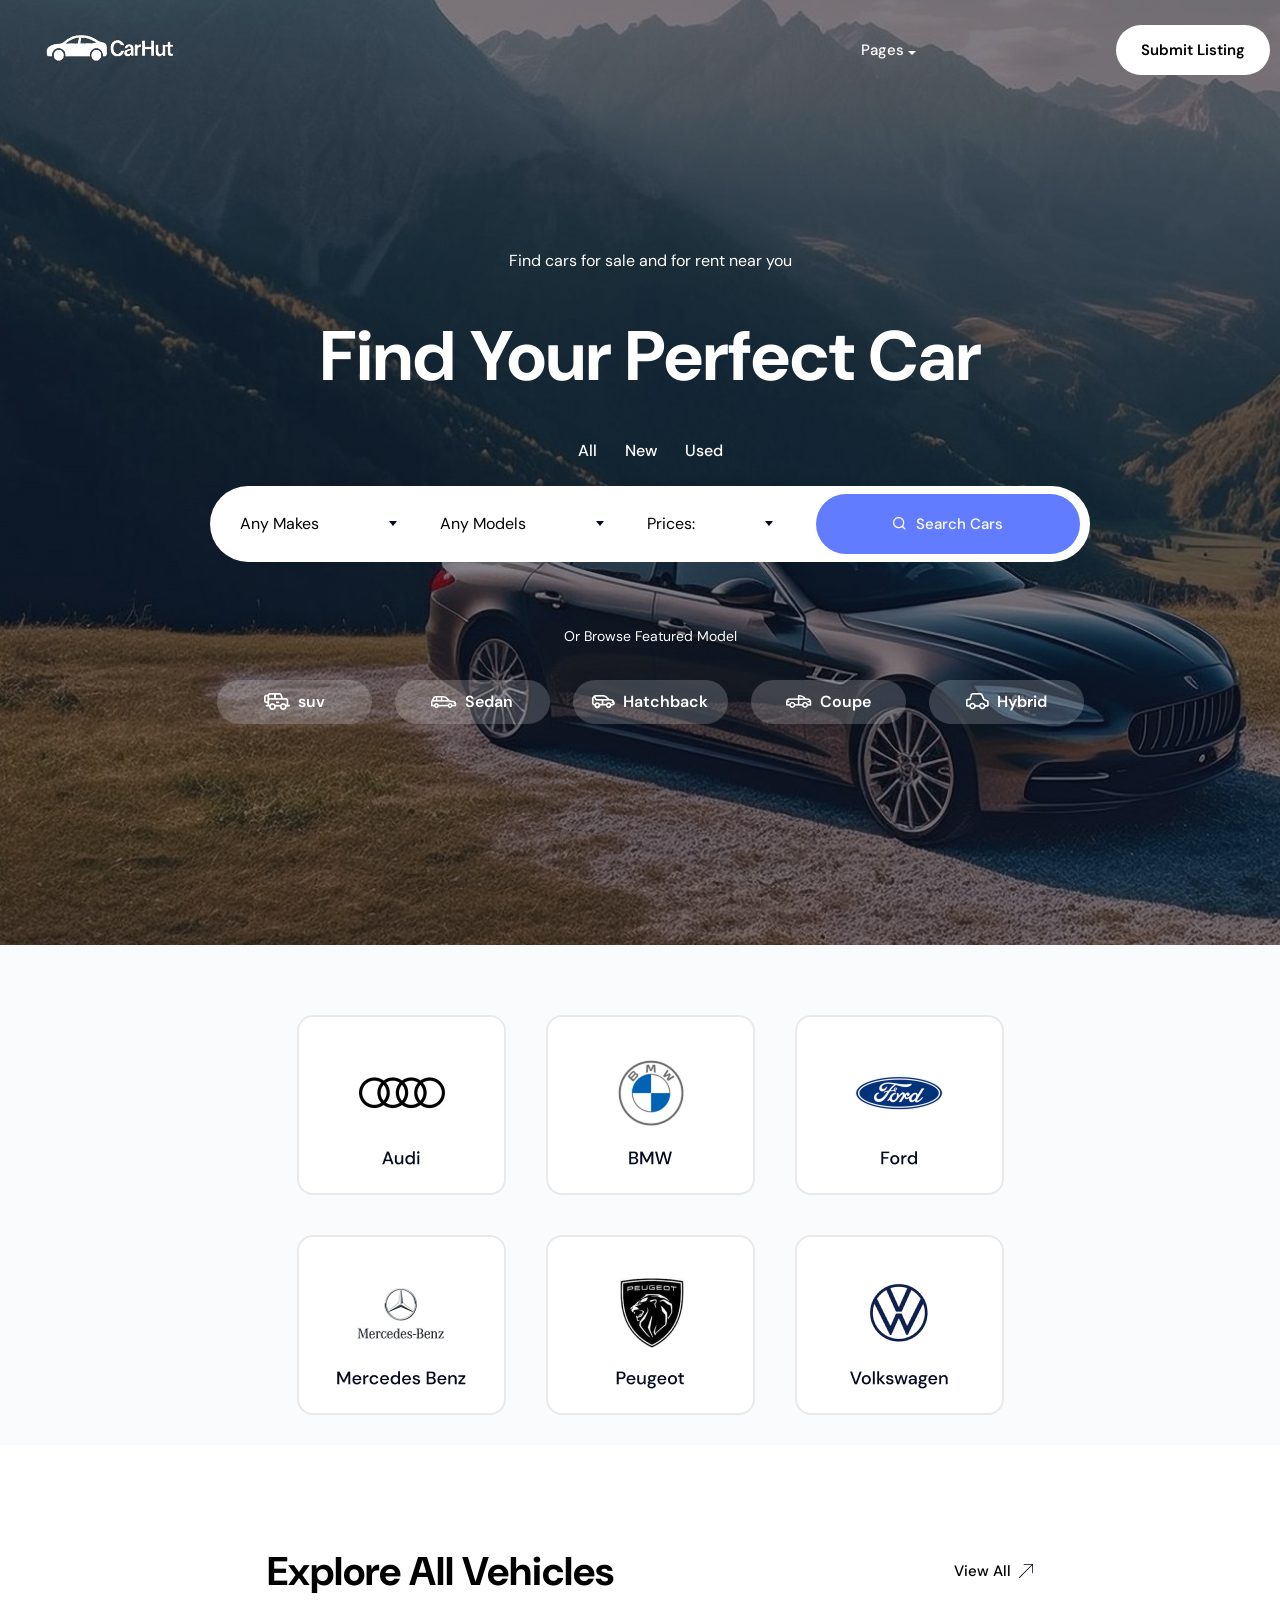
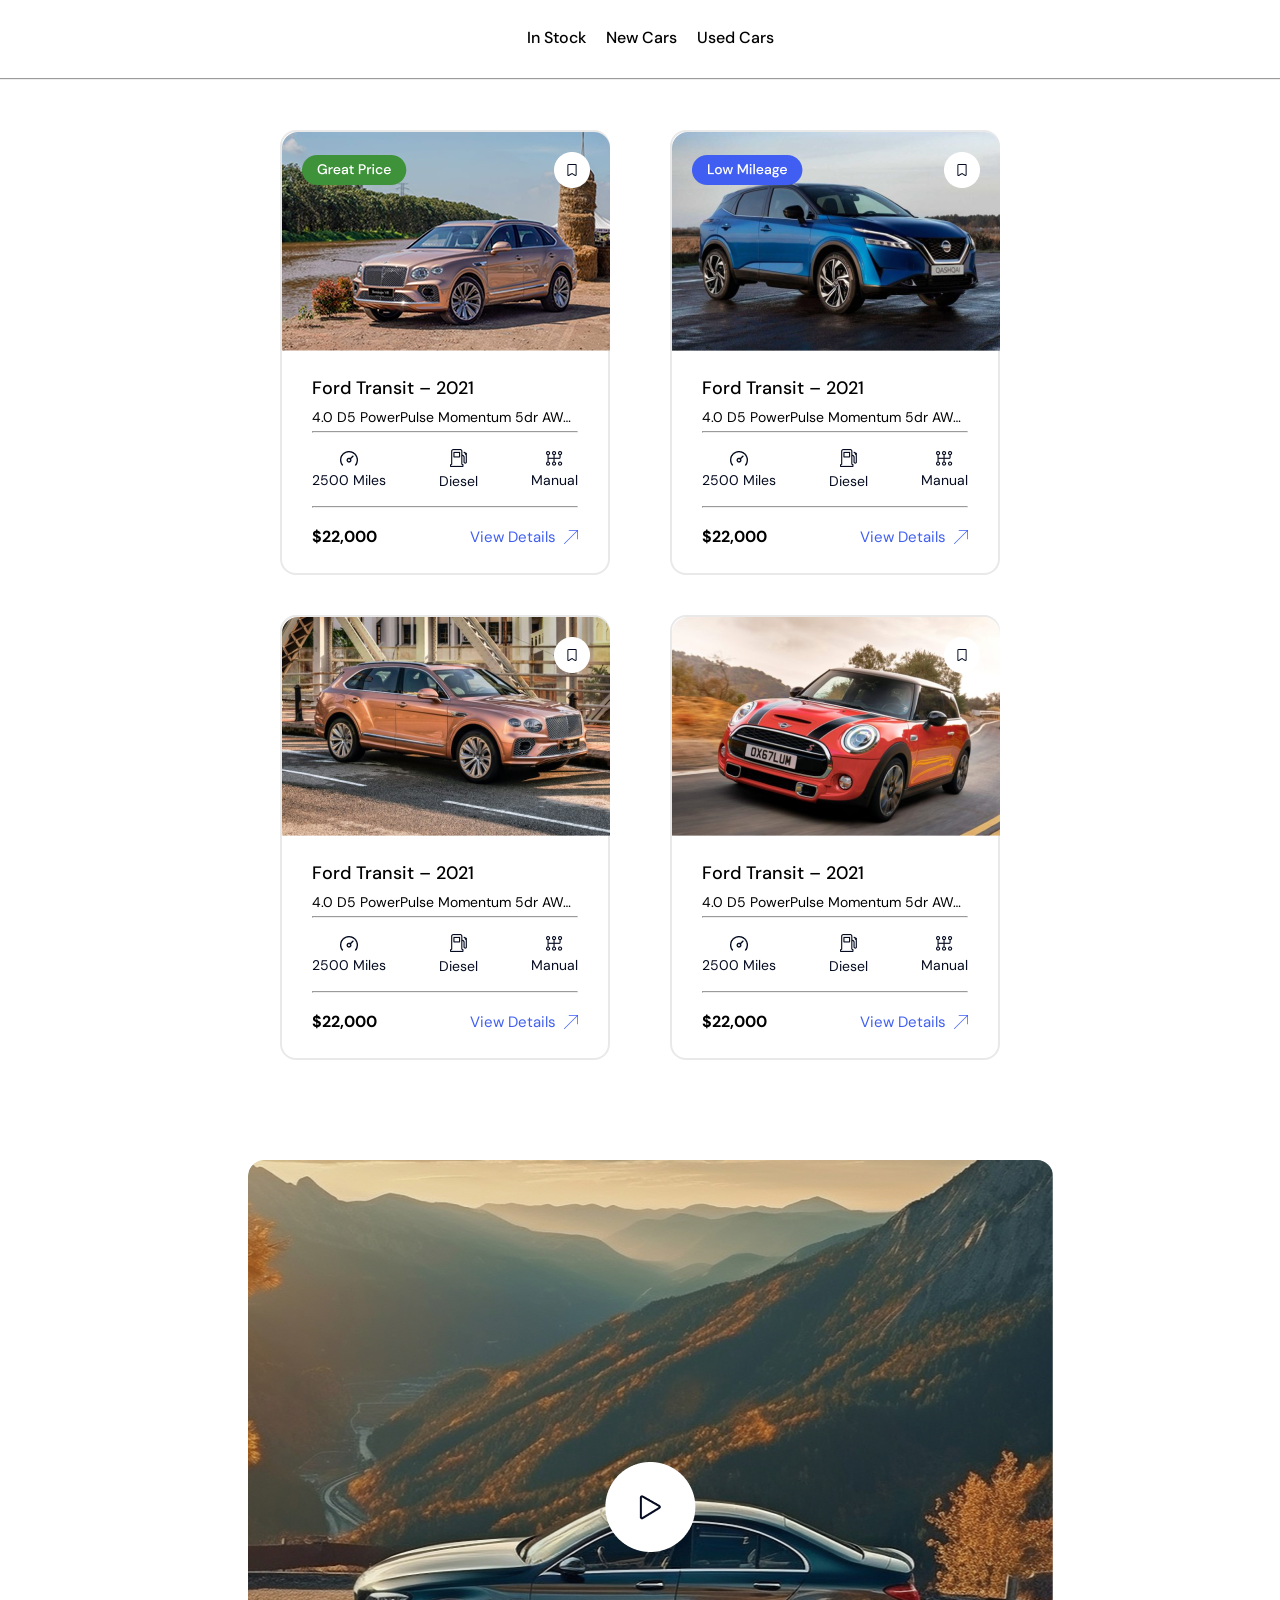
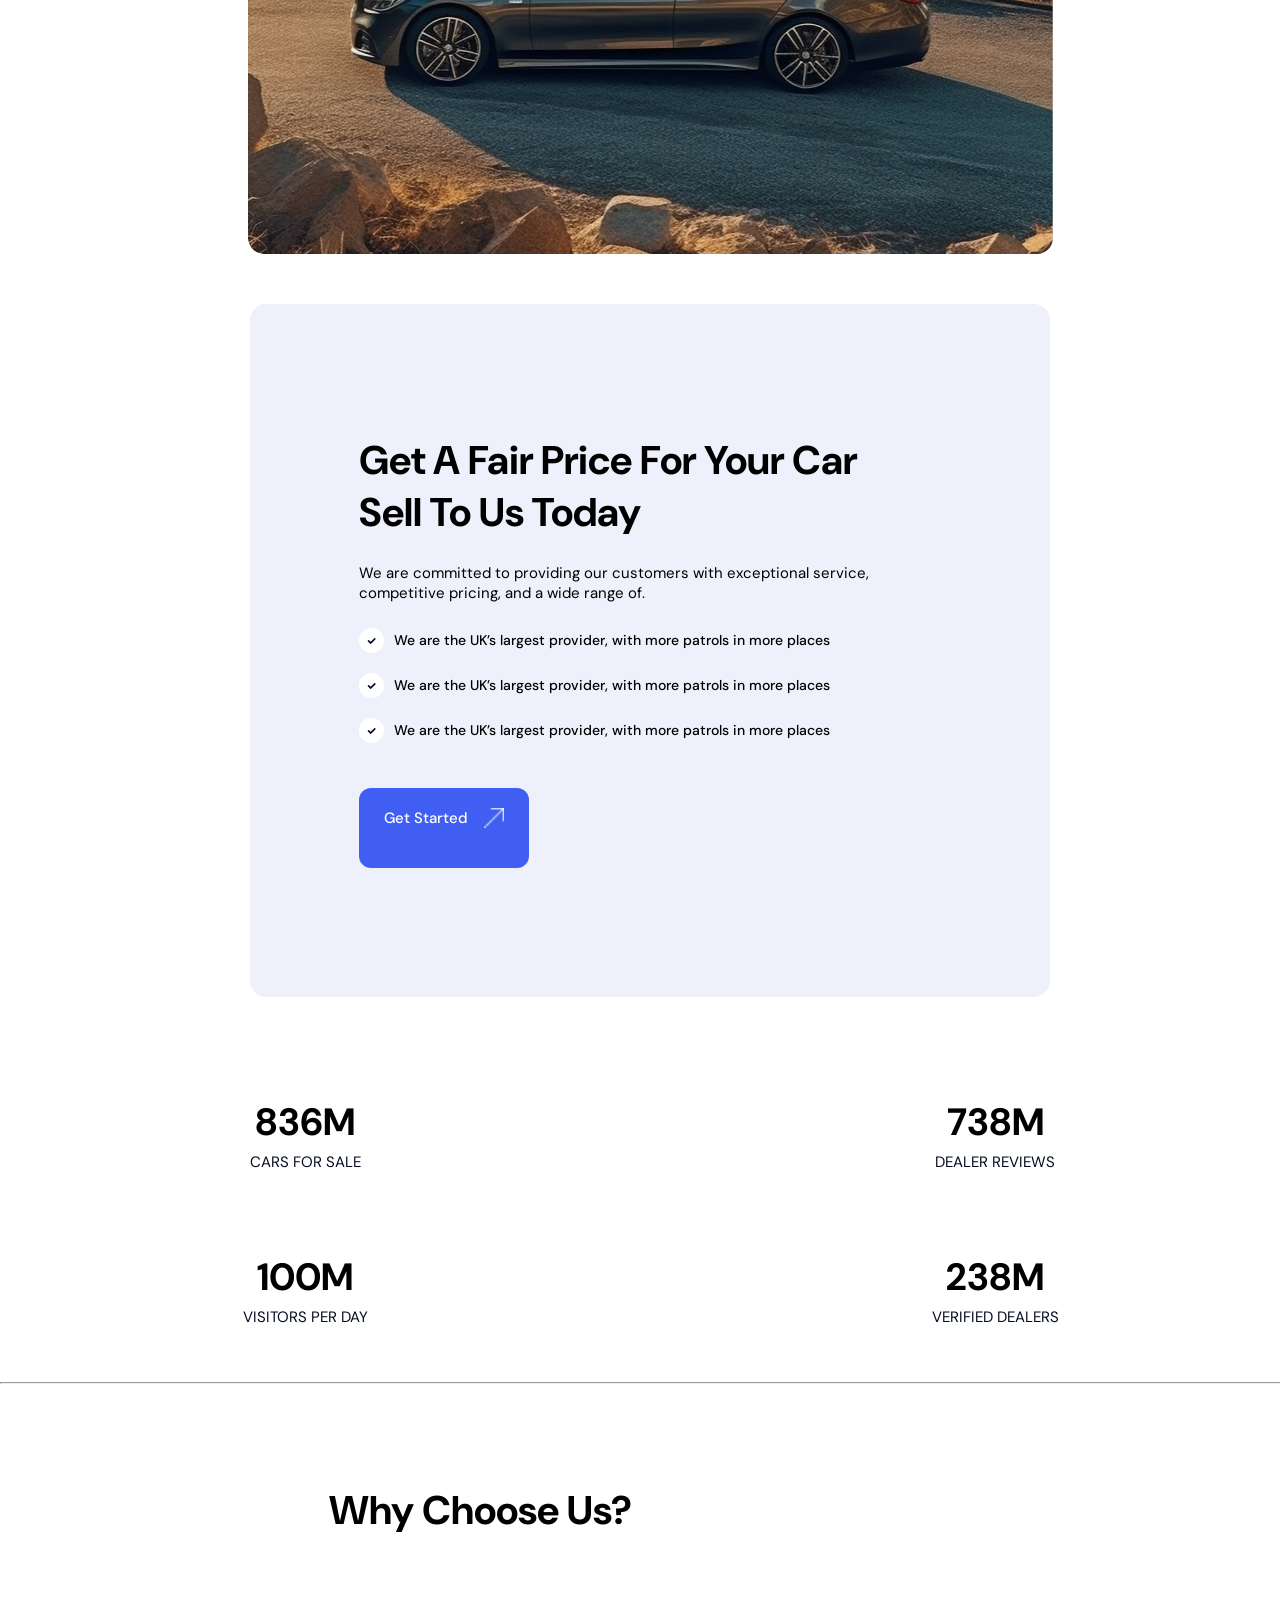
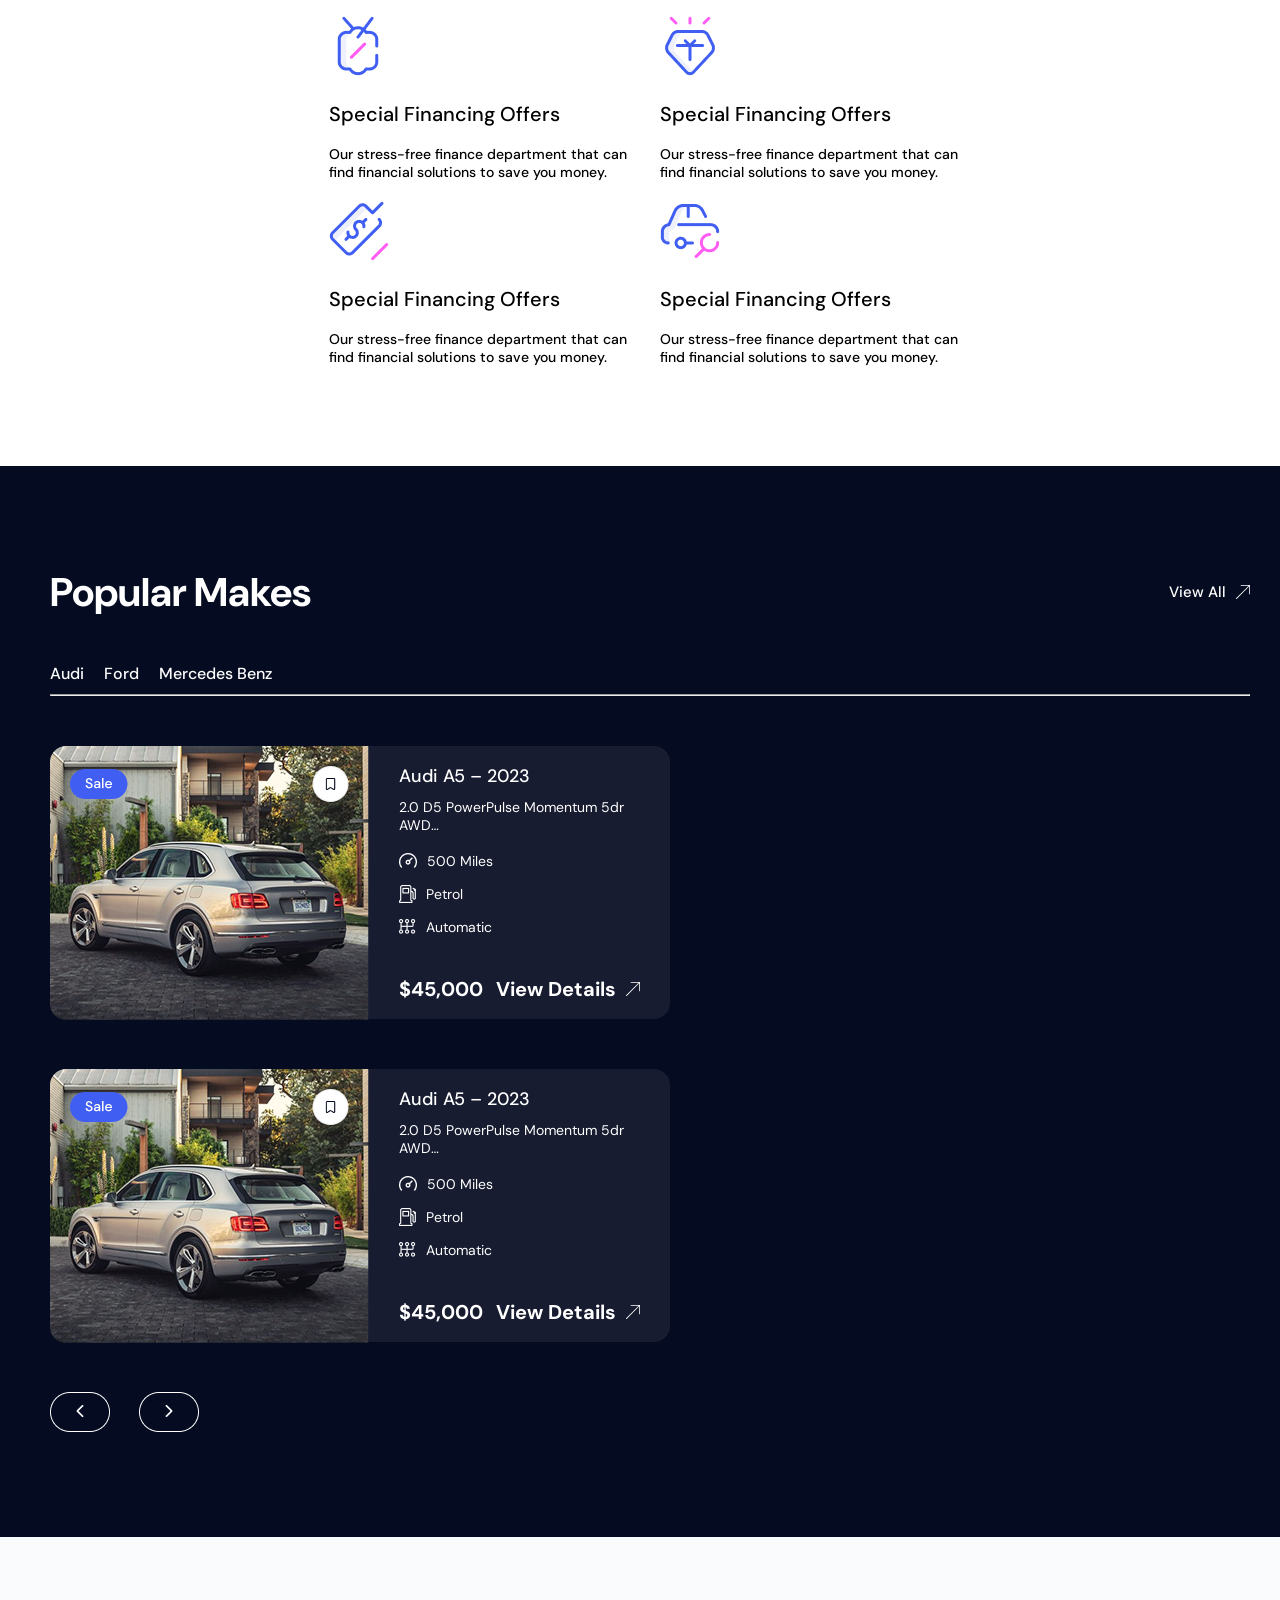
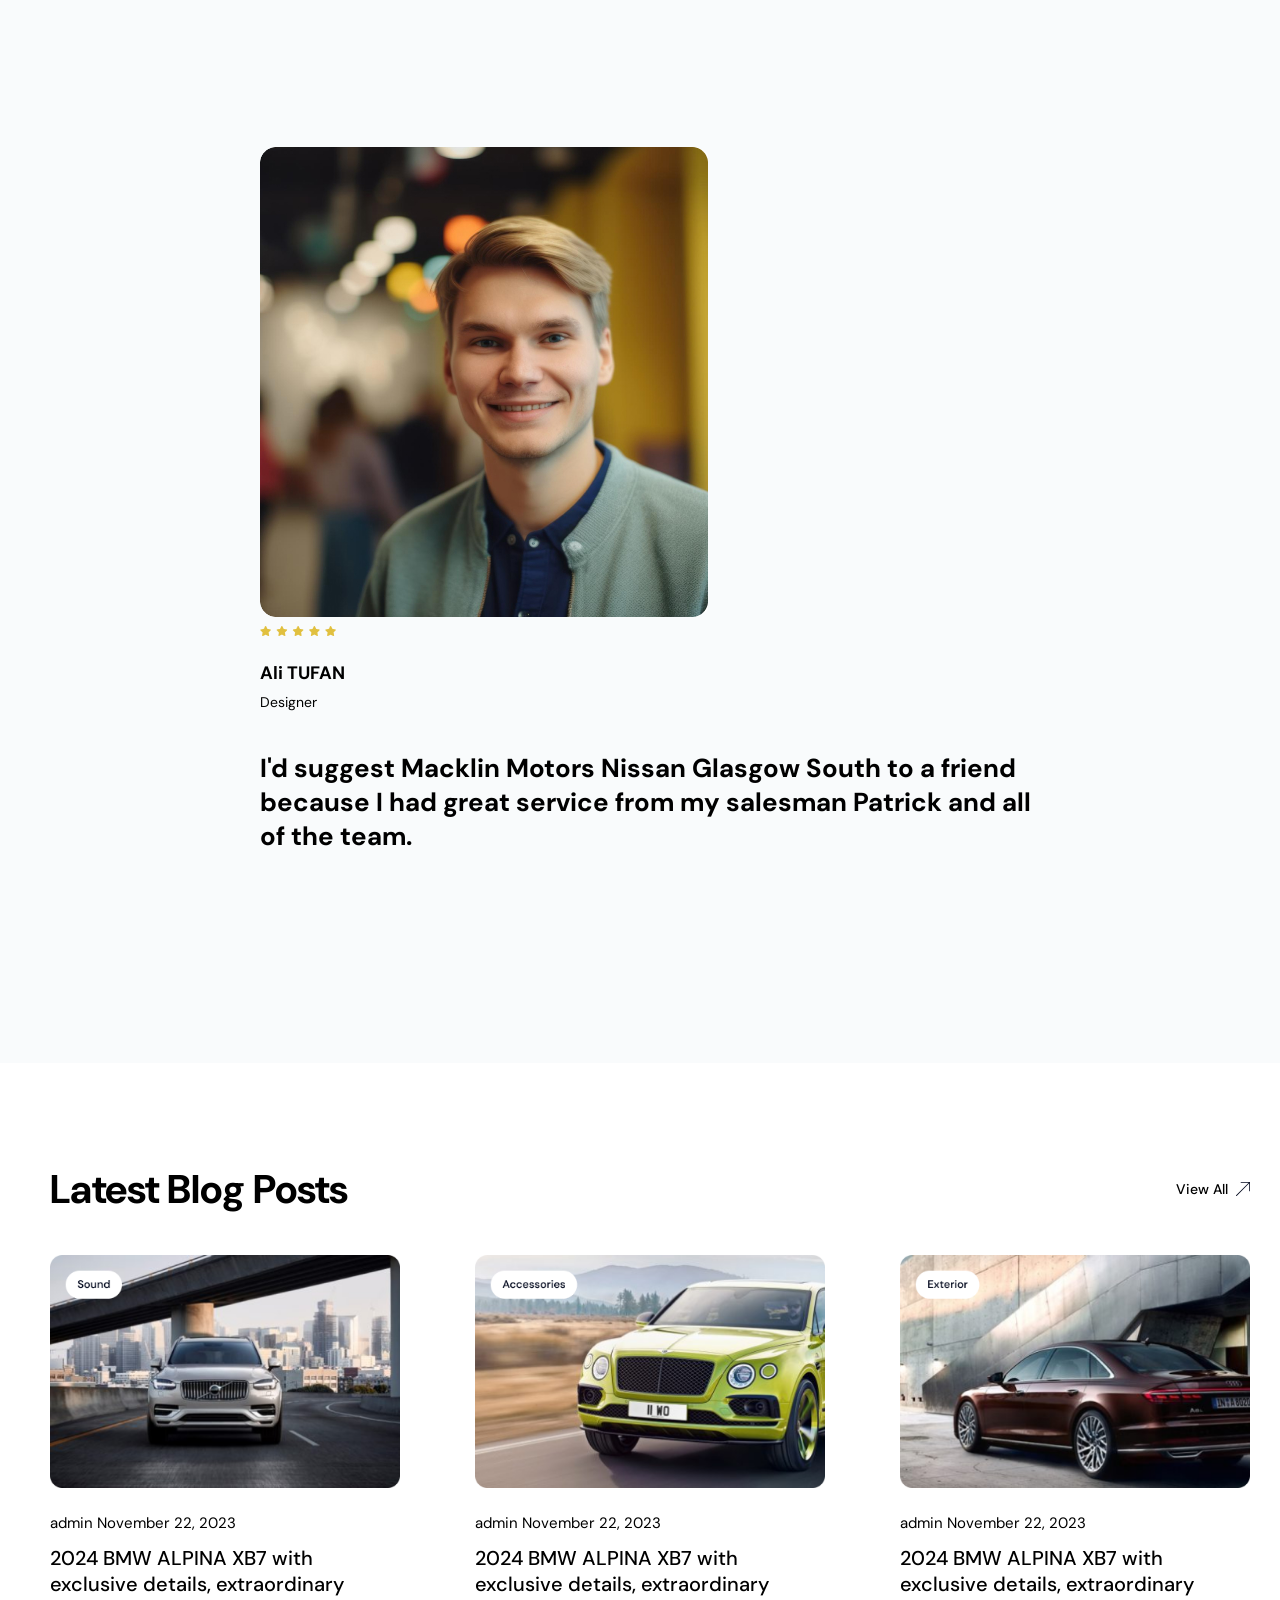
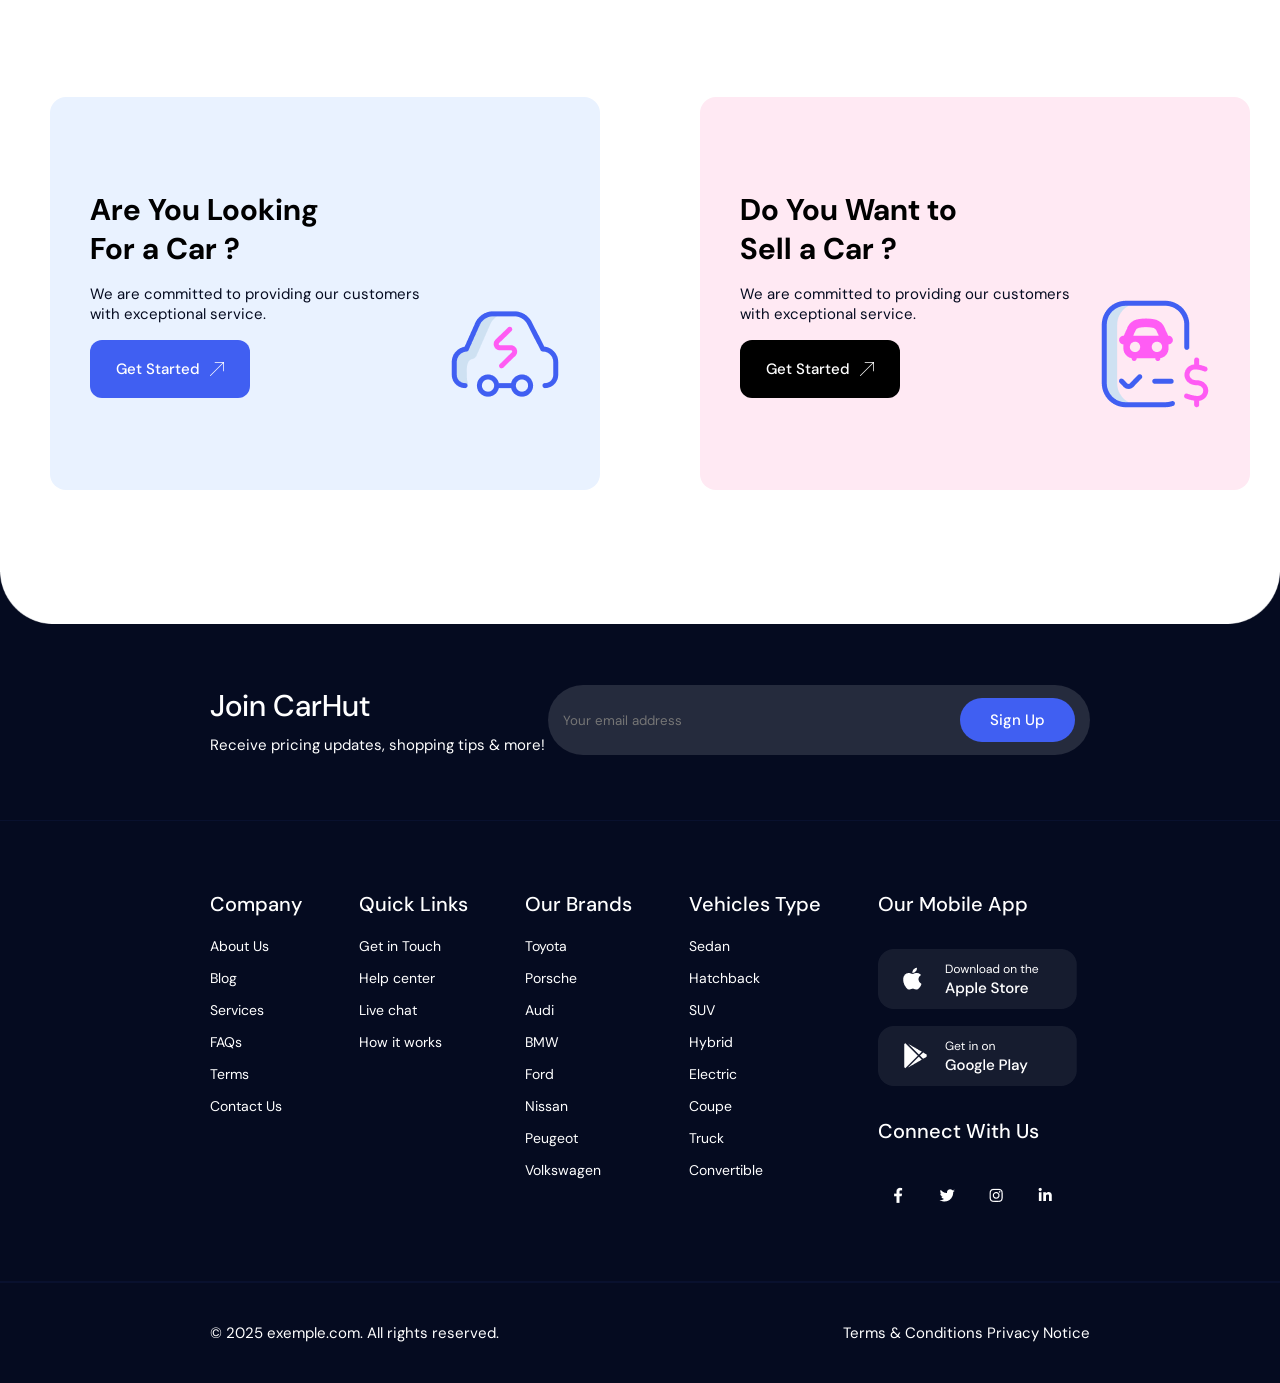
<file: index.html>
<!DOCTYPE html>
<html lang="en">
<head>
    <meta charset="UTF-8">
    <meta name="viewport" content="width=device-width, initial-scale=1.0">
    <title>Document</title>
    <link rel="stylesheet" href="style.css">
</head>
<body>
    <div class="container">
        <!-- header -->
        <div class="imgs container">
        <header class="header">
            <a href="index.html"><img src="icon/logo.png" alt="logo"></a>

            <nav>
                <ul class="header__nav">
                    <!-- 1 -->
                    <li>
                        <a class="header__nav--link" href="index.html">Home <img src="icon/Border.png" alt="icon"></a>
                    </li>

                    <!-- 2 -->
                    <li>
                        <a class="header__nav--link" href="#">Listings <img src="icon/Border.png" alt="icon"></a>
                    </li>

                    <!-- 3 -->
                    <li>
                        <a class="header__nav--link" href="#">Blog <img src="icon/Border.png" alt="icon"></a>
                    </li>

                    <!-- 4 -->
                    <li>
                        <a class="header__nav--link gff" href="index2.html">Pages <img src="icon/Border.png" alt="icon"></a>
                    </li>


                    <!-- 5 -->
                    <li>
                        <a class="header__nav--link" href="#">About<img src="icon/Border.png" alt="icon"></a>
                    </li>


                    <!-- 6 -->
                    <li class="contact-item"> <a class="header__nav--link" href="#">Contact<img src="icon/Border.png" alt="icon"></a>
                        <div id="user-info" class="user-info">Yuklanmoqda...</div>
                    </li>

                    <!-- 7 -->
                    <li>
                        <a class="header__nav--link" href="#"><img src="icon/Vector (7).png" alt="icon"> Sign in</a>
                    </li>

                    <button class="btn">Submit Listing</button>
                </ul>
            </nav>

            
        </header>

        <!-- o'rta qismi -->
        <div class="box">
            <div class="flex3">
            <p class="box__pargarf">Find cars for sale and for rent near you</p>
            <h1 class="box__h1">Find Your Perfect Car</h1>
            <div class="flex">
                <p class="flex__paragrf">All</p>
                <p class="flex__paragrf">New</p>
                <p class="flex__paragrf">Used</p>
            </div>

            <div class="login">
                <p class="login__paragrf ff">Any Makes <img src="icon/Border (1).png" alt="Border"></p>
                
                <p class="login__paragrf">Any Models <img src="icon/Border (1).png" alt="Border"></p>

                <p class="login__paragrf">Prices: <img src="icon/Border (1).png" alt="Border"></p>

                <button class="login__btn"><img src="icon/Vector (8).png" alt="globus">Search Cars</button>
            </div>

            <p class="box__pargarf2">Or Browse Featured Model</p>

            <div class="flex2">
                <!-- 1 -->
                <div class="flex4">
                    <img src="icon/Group (5).png" alt="icon">

                    <p class="flex2__parargf">suv</p>
                </div>

                <!-- 2 -->
                <div class="flex4">
                    <img src="icon/Group (6).png" alt="icon">

                    <p class="flex2__parargf">Sedan</p>
                </div>


                <!-- 3 -->
                <div class="flex4">
                    <img src="icon/Vector (9).png" alt="icon">

                    <p class="flex2__parargf">Hatchback</p>
                </div>


                <!-- 4 -->
                <div class="flex4">
                    <img src="icon/Group (7).png" alt="icon">

                    <p class="flex2__parargf">Coupe</p>
                </div>


                <!-- 5 -->
                <div class="flex4">
                    <img src="icon/Vector (10).png" alt="icon">

                    <p class="flex2__parargf">Hybrid</p>
                </div>
            </div>
            </div>
        </div>
        </div>
        <!-- brend -->
        <div class="brend container">
            <div>
            <div class="brend__text">
                <div class="brend__text--text">
                    <h3 class="brend__text--h3">Explore Our Premium Brands</h3>

                    <p class="brend__text--pargarf">Show All Brands <img src="icon/Vector.svg" alt="icon"></p>
                </div>

                <!-- moshinani logolari -->
                <div class="brend__card">
                    <!-- 1 -->
                    <div class="brend__cards">
                        <img src="icon/07.png" alt="07">
                    </div>

                    <!-- 2 -->
                    <div class="brend__cards">
                        <img src="icon/08.png" alt="07">
                    </div>


                    <!-- 3 -->
                    <div class="brend__cards">
                        <img src="icon/09.png" alt="07">
                    </div>



                    <!-- 4 -->
                    <div class="brend__cards">
                        <img src="icon/10.png" alt="07">
                    </div>



                    <!-- 5 -->
                    <div class="brend__cards">
                        <img src="icon/11 (2).png" alt="07">
                    </div>


                    <!-- 6 -->
                    <div class="brend__cards">
                        <img src="icon/12.png" alt="07">
                    </div>
                </div>
            </div>
            </div>
        </div>



        <!-- card -->
        <div class="cars2 container">
            <div>
                <div class="card22">
                <div class="cars2__flex">
                    <h3 class="brend__text--h3">Explore All Vehicles</h3>

                    <p class="brend__text--pargarf">View All <img src="icon/Vector.svg" alt="icon"></p>
                </div>

                <div class="cars2__flex">
                    <div class="cars2__flex--text">
                        <p class="cars2__flex--text--p">In Stock</p>
                        <p class="cars2__flex--text--p">New Cars</p>
                        <p class="cars2__flex--text--p">Used Cars</p>
                    </div>

                    <div class="fd"></div>
                </div>
                <hr>

                <div class="card2">

                    <!-- 1 -->
                    <div class="card2--box">
                        <img class="imgss"  src="img/Container.png" alt="Container">

                        <div class="paragrf">
                            <h3 class="paragrf__text">Ford Transit – 2021</h3>

                            <p class="paragrf__p">4.0 D5 PowerPulse Momentum 5dr AW…</p>

                            <hr>

                            <div class="flex5">
                                <div class="f">
                                    <img  src="icon/Vector (11).png" alt="Vector">

                                    <p class="flex5__paragrf">2500 Miles</p>
                                </div>

                                 <div class="f">
                                    <img  src="icon/Vector (13).png" alt="Vector">

                                    <p class="flex5__paragrf">Diesel</p>
                                </div>


                                 <div class="f">
                                    <img src="icon/Vector (12).png" alt="Vector">

                                    <p class="flex5__paragrf">Manual</p>
                                </div>
                            </div>

                            <hr>

                            <div class="flex6">
                                <h4 class="flex6__text">$22,000</h4>

                                <p class="flex6__paragrf">View Details <img src="icon/Vector (14).png" alt="Vector"></p>
                            </div>
                        </div>
                    </div>

                    <!-- 2 -->
                    <div class="card2--box">
                        <img class="imgss"  src="img/Container (1).png" alt="Container">

                        <div class="paragrf">
                            <h3 class="paragrf__text">Ford Transit – 2021</h3>

                            <p class="paragrf__p">4.0 D5 PowerPulse Momentum 5dr AW…</p>

                            <hr>

                            <div class="flex5">
                                <div class="f">
                                    <img  src="icon/Vector (11).png" alt="Vector">

                                    <p class="flex5__paragrf">2500 Miles</p>
                                </div>

                                 <div class="f">
                                    <img  src="icon/Vector (13).png" alt="Vector">

                                    <p class="flex5__paragrf">Diesel</p>
                                </div>


                                 <div class="f">
                                    <img src="icon/Vector (12).png" alt="Vector">

                                    <p class="flex5__paragrf">Manual</p>
                                </div>
                            </div>

                            <hr>

                            <div class="flex6">
                                <h4 class="flex6__text">$22,000</h4>

                                <p class="flex6__paragrf">View Details <img src="icon/Vector (14).png" alt="Vector"></p>
                            </div>
                        </div>
                    </div>


                    <!-- 3 -->
                    <div class="card2--box">
                        <img class="imgss"  src="icon/Container (2).png" alt="Container">

                        <div class="paragrf">
                            <h3 class="paragrf__text">Ford Transit – 2021</h3>

                            <p class="paragrf__p">4.0 D5 PowerPulse Momentum 5dr AW…</p>

                            <hr>

                            <div class="flex5">
                                <div class="f">
                                    <img  src="icon/Vector (11).png" alt="Vector">

                                    <p class="flex5__paragrf">2500 Miles</p>
                                </div>

                                 <div class="f">
                                    <img  src="icon/Vector (13).png" alt="Vector">

                                    <p class="flex5__paragrf">Diesel</p>
                                </div>


                                 <div class="f">
                                    <img src="icon/Vector (12).png" alt="Vector">

                                    <p class="flex5__paragrf">Manual</p>
                                </div>
                            </div>

                            <hr>

                            <div class="flex6">
                                <h4 class="flex6__text">$22,000</h4>

                                <p class="flex6__paragrf">View Details <img src="icon/Vector (14).png" alt="Vector"></p>
                            </div>
                        </div>
                    </div>




                    <!-- 4 -->
                    <div class="card2--box">
                        <img class="imgss"  src="img/Container (3).png" alt="Container">

                        <div class="paragrf">
                            <h3 class="paragrf__text">Ford Transit – 2021</h3>

                            <p class="paragrf__p">4.0 D5 PowerPulse Momentum 5dr AW…</p>

                            <hr>

                            <div class="flex5">
                                <div class="f">
                                    <img  src="icon/Vector (11).png" alt="Vector">

                                    <p class="flex5__paragrf">2500 Miles</p>
                                </div>

                                 <div class="f">
                                    <img  src="icon/Vector (13).png" alt="Vector">

                                    <p class="flex5__paragrf">Diesel</p>
                                </div>


                                 <div class="f">
                                    <img src="icon/Vector (12).png" alt="Vector">

                                    <p class="flex5__paragrf">Manual</p>
                                </div>
                            </div>

                            <hr>

                            <div class="flex6">
                                <h4 class="flex6__text">$22,000</h4>

                                <p class="flex6__paragrf">View Details <img src="icon/Vector (14).png" alt="Vector"></p>
                            </div>
                        </div>
                    </div>
                </div>
                </div>
            </div>


        </div>




        <!-- hero -->
        <div class="hero">
            <img class="hg" src="img/Background (1).png" alt="imgs">
            <div class="ggg">
                <div>
                    <h2 class="ggg__text">Get A Fair Price For Your Car Sell To Us Today</h2>
                    <p class="ggg__paragrf">We are committed to providing our customers with exceptional service, competitive pricing, and a wide range of.</p>

                    <div class="flexx">
                        <img src="icon/Background (2).png" alt="icon">

                        <p class="flexx__pargafr">We are the UK’s largest provider, with more patrols in more places</p>
                    </div>

                    <div class="flexx">
                        <img src="icon/Background (2).png" alt="icon">

                        <p class="flexx__pargafr">We are the UK’s largest provider, with more patrols in more places</p>
                    </div>

                    <div class="flexx">
                        <img src="icon/Background (2).png" alt="icon">

                        <p class="flexx__pargafr">We are the UK’s largest provider, with more patrols in more places</p>
                    </div>

                    <div class="ggg__btn">
                        <p class="ggg__btn--paragrf">Get Started</p>

                        <img class="ggg__img" src="icon/Vector (15).png" alt="Vector">
                    </div>
                </div>
            </div>
        </div>

        <div class="milliyon">
            <!-- 1 -->
            <div class="milliyon__flex">
                <h4 class="milliyon__h4">836M</h4>

                <p class="milliyon__p">CARS FOR SALE</p>
            </div>

             <!-- 2 -->
            <div class="milliyon__flex">
                <h4 class="milliyon__h4">738M</h4>

                <p class="milliyon__p">DEALER REVIEWS</p>
            </div>

             <!-- 3 -->
            <div class="milliyon__flex">
                <h4 class="milliyon__h4">100M</h4>

                <p class="milliyon__p">VISITORS PER DAY</p>
            </div>


             <!-- 4 -->
            <div class="milliyon__flex">
                <h4 class="milliyon__h4">238M</h4>

                <p class="milliyon__p">VERIFIED DEALERS</p>
            </div>
        </div>
        <hr>

        <!-- choose -->
        <div class="choose">
            <div>
            <h3 class="choose__text">Why Choose Us?</h3>

            <div class="choose__flex">
                <!-- 1 -->
                <div>
                    <img src="icon/f1.svg.png" alt="icon">

                    <h5 class="choose__h5">Special Financing Offers</h5>

                    <p class="choose__paragrf">Our stress-free finance department that can find financial solutions to save you money.</p>
                </div>

                <!-- 2 -->
                <div>
                    <img src="icon/f2.svg fill.png" alt="icon">

                    <h5 class="choose__h5">Special Financing Offers</h5>

                    <p class="choose__paragrf">Our stress-free finance department that can find financial solutions to save you money.</p>
                </div>


                <!-- 3 -->
                <div>
                    <img src="icon/f3.svg.png" alt="icon">

                    <h5 class="choose__h5">Special Financing Offers</h5>

                    <p class="choose__paragrf">Our stress-free finance department that can find financial solutions to save you money.</p>
                </div>


                <!-- 4 -->
                <div>
                    <img src="icon/f4.svg.png" alt="icon">

                    <h5 class="choose__h5">Special Financing Offers</h5>

                    <p class="choose__paragrf">Our stress-free finance department that can find financial solutions to save you money.</p>
                </div>
            </div>
            </div>
        </div>


        <!-- Popular -->
        <div class="Popular">
            <div class="Popular__flex">
                <h3 class="Popular__text">Popular Makes</h3>

                <p class="Popular__paragrf">View All <img src="icon/SVG.svg" alt="svg"></p>
            </div>

            <div class="Popular__flex2">
                <ul class="Popular__flex2--flex">
                    <li class="Popular__flex2--li">Audi</li>
                    <li class="Popular__flex2--li">Ford</li>
                    <li class="Popular__flex2--li">Mercedes Benz</li>
                </ul>

                <div></div>
            </div>

            <hr>

            <div class="flexs">
                <!-- 1 -->
                <div class="flexs__card">
                    <img class="qwert" src="img/Container (4).png" alt="">

                    <div class="flexx__pargafr2">
                        <h5 class="flexx__pargafr2--text">Audi A5 – 2023</h5>

                        <p class="flexx__pargafr2--p">2.0 D5 PowerPulse Momentum 5dr AWD…</p>

                        <p class="flexx__pargafr2--p2"><img src="icon/Vector (16).png" alt="Vector"> 500 Miles</p>

                        <p class="flexx__pargafr2--p2"><img src="icon/Vector (17).png" alt="Vector">Petrol</p>

                        <p class="flexx__pargafr2--p2"><img src="icon/Vector (18).png" alt="Vector">Automatic</p>

                        <h6 class="flexx__pargafr2--text2">$45,000 <span class="flexx__pargafr2--span">View Details <img src="icon/SVG.svg" alt=""></span></h6>
                    </div>
                </div>

                <!-- 2 -->
                <div class="flexs__card">
                    <img class="qwert" src="img/Container (4).png" alt="">

                    <div class="flexx__pargafr2">
                        <h5 class="flexx__pargafr2--text">Audi A5 – 2023</h5>

                        <p class="flexx__pargafr2--p">2.0 D5 PowerPulse Momentum 5dr AWD…</p>

                        <p class="flexx__pargafr2--p2"><img src="icon/Vector (16).png" alt="Vector"> 500 Miles</p>

                        <p class="flexx__pargafr2--p2"><img src="icon/Vector (17).png" alt="Vector">Petrol</p>

                        <p class="flexx__pargafr2--p2"><img src="icon/Vector (18).png" alt="Vector">Automatic</p>

                        <h6 class="flexx__pargafr2--text2">$45,000 <span class="flexx__pargafr2--span">View Details <img src="icon/SVG.svg" alt=""></span></h6>
                    </div>
                </div>
            </div>

            <div class="flexss">
                <div>
                    <img class="rew" src="icon/Button (2).png" alt="button">
                    <img src="icon/Button (3).png" alt="button">
                </div>

                <div></div>
            </div>
        </div>


        <!-- hero2 -->
        <div class="hero2">
            <div>
                <div class="hero2__texts">
                    <h3 class="hero2__texts--h3">What our customers say</h3>

                    <p class="hero2__texts--p">Rated 4.7 / 5 based on 28,370 reviews Showing our 4 & 5 star reviews</p>
                </div>

                <div class="hero2__box">
                    <img class="fds" src="img/Container (6).png" alt="container">

                    <div>
                        <img src="icon/Container (7).png" alt="container">

                        <h6 class="hero2__box--h6">Ali TUFAN</h6>

                        <p class="hero2__box--p">Designer</p>

                        <h3 class="hero2__box--h3">I'd suggest Macklin Motors Nissan Glasgow South to a friend because I had great service from my salesman Patrick and all of the team.</h3>


                    </div>
                </div>
            </div>
        </div>


        <!-- card3 -->
        <div class="card3">
            <div class="card3__texts">
                <h3 class="card3__texts--h3">Latest Blog Posts</h3>

                <p class="card3__texts--p">View All <img src="icon/Vector.svg" alt="Vector"></p>
            </div>

            <div class="card3__cards">
                <!-- 1 -->
                <div class="card3__cards--card">
                    <img class="qweew" src="img/Container (8).png" alt="container">

                        <p class="card3__cards--p2">admin November    <span class="card3__cards--p2">22, 2023</span></p>

                    <h3 class="card3__cards--text">2024 BMW ALPINA XB7 with exclusive details, extraordinary</h3>
                </div>

                <!-- 2 -->
                <div class="card3__cards--card">
                    <img class="qweew" src="img/Container (9).png" alt="container">

                     <p class="card3__cards--p2">admin November    <span class="card3__cards--p2">22, 2023</span></p>

                    <h3 class="card3__cards--text">2024 BMW ALPINA XB7 with exclusive details, extraordinary</h3>
                </div>


                <!-- 3 -->
                <div class="card3__cards--card">
                    <img class="qweew" src="img/Container (10).png" alt="container">

                     <p class="card3__cards--p2">admin November    <span class="card3__cards--p2">22, 2023</span></p>

                    <h3 class="card3__cards--text">2024 BMW ALPINA XB7 with exclusive details, extraordinary</h3>
                </div>
            </div>


            <div class="card3__box">

                <!-- 1 -->
                <div class="card3__boxs">
                    <div>
                        <h4 class="card3__box--h3">Are You Looking For a Car ?</h4>

                        <p class="card3__box--p">We are committed to providing our customers with exceptional service.</p>

                        <button class="card3__box--btn">Get Started <img src="icon/Vector (15).png" alt=""></button>
                    </div>
                    
                    <img class="card3__box--img" src="icon/electric-car.svg.png" alt="electric-car">
                </div>

                <!-- 2 -->
                <div class="card3__boxs wee">
                    <div>
                        <h4 class="card3__box--h3">Do You Want to Sell a Car ?</h4>

                        <p class="card3__box--p">We are committed to providing our customers with exceptional service.</p>

                        <button class="card3__box--btn2">Get Started <img src="icon/Vector (15).png" alt=""></button>
                    </div>
                    
                    <img class="card3__box--img" src="icon/electric-car2.svg.png" alt="electric-car">
                </div>
            </div>
        </div>

        <img class="imgssss" src="icon/Background (3).png" alt="">

        <!-- footer -->
        <div class="footer">
            <div>
            <div class="footer__input">
                <div>
                    <h3 class="footer__input--text">Join CarHut</h3>
                    <h4 class="footer__input--text2">Receive pricing updates, shopping tips & more!</h4>
                </div>


                <div class="footer__input--input">
                        <input class="inputs" placeholder="Your email address" type="text">

                        <button class="footer__input--input--btn">Sign Up</button>
                </div>
            </div>

            <div class="hr"></div>
            <div class="footer__text">
                <!-- 1 -->
                <ul>
                    <li class="footer__text--ul--boss">Company</li>
                    <li class="footer__text--ul--li">About Us</li>
                    <li class="footer__text--ul--li">Blog</li>
                    <li class="footer__text--ul--li">Services</li>
                    <li class="footer__text--ul--li">FAQs</li>
                    <li class="footer__text--ul--li">Terms</li>
                    <li class="footer__text--ul--li">Contact Us</li>
                </ul>

                <!-- 2 -->
                <ul>
                    <li class="footer__text--ul--boss">Quick Links</li>
                    <li class="footer__text--ul--li">Get in Touch</li>
                    <li class="footer__text--ul--li">Help center</li>
                    <li class="footer__text--ul--li">Live chat</li>
                    <li class="footer__text--ul--li">How it works</li>
                </ul>


                <!-- 3 -->
                <ul>
                    <li class="footer__text--ul--boss">Our Brands</li>
                    <li class="footer__text--ul--li">Toyota</li>
                    <li class="footer__text--ul--li">Porsche</li>
                    <li class="footer__text--ul--li">Audi</li>
                    <li class="footer__text--ul--li">BMW</li>
                    <li class="footer__text--ul--li">Ford</li>
                    <li class="footer__text--ul--li">Nissan</li>
                    <li class="footer__text--ul--li">Peugeot</li>
                    <li class="footer__text--ul--li">Volkswagen</li>
                </ul>


                <!-- 4 -->
                <ul>
                    <li class="footer__text--ul--boss">Vehicles Type</li>
                    <li class="footer__text--ul--li">Sedan</li>
                    <li class="footer__text--ul--li">Hatchback</li>
                    <li class="footer__text--ul--li">SUV</li>
                    <li class="footer__text--ul--li">Hybrid</li>
                    <li class="footer__text--ul--li">Electric</li>
                    <li class="footer__text--ul--li">Coupe</li>
                    <li class="footer__text--ul--li">Truck</li>
                    <li class="footer__text--ul--li">Convertible</li>
                </ul>

                <div>
                    <h3 class="footer__text--h3">Our Mobile App</h3>

                    <img  src="img/133.png" alt="Vector">
                    <img class="imgsss" src="img/134.png" alt="Vector">

                    <h3 class="footer__text--h3">Connect With Us</h3>

                    <img src="icon/List.png" alt="List">
                </div>
            </div>
            
            <div class="hr"></div>
            <div class="hr"></div>
            <div class="footer__flex">
                <p class="footer__flexx jh">© 2025 exemple.com. All rights reserved.</p>
                <p class="footer__flexx">Terms & Conditions  Privacy Notice</p>
            </div>
            </div>
        </div>
    </div>
    <script src="js/index.js"></script>
</body>
</html>
</file>
<file: style.css>
/* DM Sans */
@import url('https://fonts.googleapis.com/css2?family=DM+Sans:ital,opsz,wght@0,9..40,100..1000;1,9..40,100..1000&display=swap');

*{
    margin: 0;
    padding: 0;
    box-sizing: border-box;
    text-decoration: none;
    list-style: none;
    font-family: "DM Sans", sans-serif;
}


.container{
    width: 1920px;
    max-width: 1920px;
    padding: 0 50px;
    margin: auto;
}

.imgs{
    width: 100%;
    height: 945px;
    background-image: url("img/1c7374919fa419ec2abcb24a9fc1024787f16aaa.jpg");
    background-repeat: no-repeat;
    background-size: cover;
}


/* header */
.header{
    width: 100%;
    height: 100px;
    display: flex;
    align-items: center;
    justify-content: space-between;
    position: sticky;
    top: 0;
}


.header__nav{
    display: flex;
    align-items: center;
    gap: 50px;
}

.header__nav--link{
    display: flex;
    align-items: center;
    gap: 5px;
    font-size:15px ;
    font-weight: 500;
    color: #fff;
}

.header__nav--link:hover{
    color: #627cff;
}

.btn{
    padding: 15px 25px;
    border-radius: 50px;
    border: none;
    background-color: #fff;
    font-size: 15px;
    font-weight: 600;
}

.btn:active{
    background-color: #627cff;
    color: #fff;
    box-shadow: 0 0 20px #ffffff42;
}


.contact-item {
    position: relative;
    display: inline-block; 
}

#user-info {
    position: absolute;
    top: 100%; 
    left: 0;
    width: 350px;
    display: none;
    z-index: 1;
    padding-top: 35px; 
}

.contact-item:hover #user-info {
    display: block;
}


.user-card {
    background: white;
    border: 1px solid #ddd;
    border-radius: 12px;
    padding: 15px;
    margin-bottom: 20px; 
    box-shadow: 0 4px 15px rgba(0,0,0,0.1);
}

.user-card:last-child {
    margin-bottom: 0; 
}

.user-card:hover {
    transform: scale(1.02);
    box-shadow: 0 8px 25px rgba(0,0,0,0.15);
}

.card-header {
    display: flex;
    align-items: center;
    gap: 12px;
    border-bottom: 1px solid #f5f5f5;
    padding-bottom: 10px;
    margin-bottom: 10px;
}

.card-header img {
    width: 50px;
    height: 50px;
    border-radius: 50%;
    border: 2px solid #3498db;
}

.card-body p {
    margin: 6px 0;
    font-size: 14px;
    color: #444;
}

.badge {
    display: inline-block;
    background: #3498db;
    color: white;
    padding: 3px 10px;
    border-radius: 20px;
    font-size: 11px;
    font-weight: bold;
}

/* box */

.box{
    display: flex;
    align-items: center;
    justify-content: center;
}

.flex3{
    text-align: center;
}

.box__pargarf{
    font-size: 16px;
    font-weight: 400;
    color: #fff;
    margin-bottom: 40px;
    margin-top: 150px;
}

.box__h1{
    font-size: 70px;
    font-weight: 700;
    color: #fff;
    margin-bottom: 38px;
}

.box__h1:hover{
    color: #627cff;
}

.flex{
    display: flex;
    align-items: center;
    justify-content: center;
    gap: 28px;
    margin-bottom: 25px;
}

.flex__paragrf{
    font-size: 16px;
    font-weight: 500;
    color: #fff;
}

.login{
    width: 930px;
    height: 75.75px;
    display: flex;
    align-items: center;
    justify-content: space-between;
    border-radius: 100px;
    background-color: #fff;
    padding: 10px;
    margin-bottom: 65px;
}

.ff{
    margin-left: 20px;
}

.login__paragrf{
    display: flex;
    align-items: center;
    gap: 70px;
}

.login__btn{
    padding: 20px 77px;
    border: none;
    border-radius: 60px;
    background-color: #627cff;
    display: flex;
    align-items: center;
    gap: 10px;
    font-size: 15px;
    font-weight: 500;
    color: #fff;
}

.box__pargarf2{
    font-size: 14px;
    font-weight: 400;
    color: #fff;
    margin-bottom: 35px;
}

.flex2{
    display: flex;
    align-items: center;
    gap: 10px;
}

.flex4{
    width: 155px;
    height: 44px;
    border-radius: 50px;
    background-color: #ffffff2f;
    display: flex;
    align-items: center;
    justify-content: center;
    margin: auto;
    gap: 8px;

}

.flex2__parargf{
    font-size: 16px;
    font-weight: 600;
    color: #fff;
}

.flex4:hover{
    background-color: #405FF2;
    transform: scale(1.07);
}


/* brend */
.brend{
    width: 100%;
    height: 500px;
    display: flex;
    align-items: center;
    justify-content: center;
    background-color: #F9FBFC;
    margin-bottom: 70px;
}

.brend__text{
    width: 1430px;
}


.brend__text--text{
    display: flex;
    align-items: center;
    justify-content: space-between;
}

.brend__text--h3{
    font-size: 40px;
    font-weight: 700;
}

.brend__text--pargarf{
    font-size: 15px;
    font-weight: 500;
    display: flex;
    align-items: center;
    gap: 8px;
}

.brend__card{
    margin-top: 40px;
    display: flex;
    align-items: center;
    justify-content: space-between;
}

.brend__cards{
    width: 209px;
    height: 180px;
    border-radius: 16px;
    border: 2px solid #E9E9E9;
    display: flex;
    align-items: center;
    justify-content: center;
    background-color: #fff;
}


.brend__cards:hover{
    box-shadow: 0 0 20px #00000021;
    transform: scale(1.02);
}








/* CARD2 */

.cars2{
    width: 100%;
    display: flex;
    align-items: center;
    justify-content: center;
    margin-bottom: 100px;
}

.card22{
    width: 1430px;

}

.cars2__flex{
    display: flex;
    align-items: center;
    justify-content: space-between;
    margin-top: 60px;
    margin-bottom: 25px;
}


.cars2__flex{
    display: flex;
    align-items: center;
    justify-content: space-between;
}

.cars2__flex--text{
    display: flex;
    align-items: center;
    gap: 20px;
}

.brend__text--h3:hover{
    color: #405FF2;
}

.brend__text--h3:hover{
    color: #405FF2;
}


.cars2__flex--text--p:hover{
    color: #405FF2;
}

.cars2__flex--text--p{
    font-size: 16px;
    font-weight: 500;
}

.card2{
    display: grid;
    grid-template-columns: repeat(4,1fr);
    grid-template-rows: repeat(1,1fr);
    gap: 40px;
    margin-top: 50px;
}

.imgss{
    border-radius: 16px 16px 0 0;
}

.card2--box{
    width: 330px;
    height: 445px;
    background-color: #fff;
    border: 2px solid #E9E9E9;
    border-radius: 16px;
}


.card2--box:hover{
    box-shadow: 0 0 34px #00000021;
    transform: scale(1.04);
}

.paragrf{
    padding: 20px 30px;
}

.paragrf__text{
    font-size: 18px;
    font-weight: 500;
}

.paragrf__p{
    font-size: 14px;
    font-weight: 400;
    margin-top: 8px;
    margin-bottom: 5px;
}

.flex5{
    display: flex;
    align-items: center;
    justify-content: space-between;
    margin-top: 16px;
    margin-bottom: 16px;
}


.f{
    text-align: center;
}

.flex5__paragrf{
    font-size: 14px;
    font-weight: 400;
    color: #050B20;
}


.flex6{
    display: flex;
    align-items: center;
    justify-content: space-between;
    margin-top: 18px;
}

.flex6__paragrf{
    display: flex;
    align-items: center;
    gap: 8px;
    color: #405FF2;
    font-size: 15px;
    font-weight: 400;
}



/* hero */
.hero{
    display: flex;
    align-items: center;
    justify-content: center;
    margin-bottom: 100px;
}

.ggg{
    width: 800px;
    height: 693px;
    background-color: #EEF1FB;
    border-radius: 0 16px 16px 0;
    display: flex;
    align-items: center;
    justify-content: center;
}


.ggg__text{
    width: 547px;
    font-size: 40px;
    font-weight: 700;
    margin-bottom: 25px;
}


.ggg__paragrf{
    width: 583px;
    font-size: 15px;
    font-weight: 400;
    margin-bottom: 25px;
}

.flexx{
    display: flex;
    align-items: center;
    gap: 10px;
    margin-bottom: 20px;
}

.flexx__pargafr{
    font-size: 14px;
    font-weight: 500;
}


.ggg__btn{
    width: 170px;
    height: 80px;
    background-color: #405FF2;
    border-radius: 12px;
    padding: 20px 25px;
    display: flex;
    justify-content: space-between;
    margin-top: 45px;
}



.ggg__btn--paragrf{
    font-size: 15px;
    font-weight: 500;
    color: #fff;
}


.ggg__img{
    width: 20px;
    height: 20px;
}


/* milliyon */
.milliyon{
    display: flex;
    align-items: center;
    justify-content: center;
    gap: 240px;
    margin-bottom: 55px;
}


.milliyon__flex{
    text-align: center;
}

.milliyon__h4{
    font-size: 38px;
    font-weight: 700;
}


.milliyon__p{
    margin-top: 5px;
    font-size: 15px;
    font-weight: 400;
    color: #050B20;
}


.choose{
    display: flex;
    align-items: center;
    justify-content: center;
    margin-top: 100px;
    margin-bottom: 100px;
}

.choose__text{
    font-size: 40px;
    font-weight: 700;
    margin-bottom: 80px;
}

.choose__text:hover{
    color: #405FF2;
}

.choose__flex{
    display: flex;
    align-items: center;
    gap: 46px;
}

.choose__h5{
    font-size: 20px;
    font-weight: 500;
    margin-top: 20px;
    margin-bottom: 18px;
}

.choose__paragrf{
    width: 311px;
    font-size: 14px;
    font-weight: 500;
}



/* Popular */
.Popular{
    width: 100%;
    height: 784px;
    background-color: #050B20;
    padding: 130px 220px;
}

.Popular__flex{
    display: flex;
    align-items: center;
    justify-content: space-between;
    margin-bottom: 45px;
}

.Popular__text{
    font-size: 40px;
    font-weight: 700;
    color: #fff;
}

.Popular__text:hover{
    color: #405FF2;
}

.Popular__paragrf{
    display: flex;
    align-items: center;
    gap: 10px;
    font-size: 15px;
    font-weight: 500;
    color: #fff;
}

.Popular__flex2{
    display: flex;
    align-items: center;
    justify-content: space-between;
    margin-bottom: 10px;
}

.Popular__flex2--flex{
    display: flex;
    align-items: center;
    gap: 20px;
}

.Popular__flex2--li{
    font-size: 16px;
    font-weight: 500;
    color: #fff;
}

.flexs{
    display: flex;
    align-items: center;
    justify-content: space-between;
    margin-bottom: 50px;
}

.qwert{
    border-radius: 16px 0 0 16px;
}


.flexs__card{
    margin-top: 50px;
    display: flex;
    align-items: center;
    width: 660px;
    height: 273px;
    background-color: #FFFFFF12;
    border-radius: 16px;
}

.flexs__card:hover{
    box-shadow: 0 0 30px #5b5ef560;
    transform: scale(1.02);
}

.flexx__pargafr2{
    padding: 20px 30px;
}


.flexx__pargafr2--text{
    font-size: 18px;
    font-weight: 500;
    color: #fff;
}

.flexx__pargafr2--p{
    font-size: 14px;
    font-weight: 400;
    color: #fff;
    margin-top: 10px;
    margin-bottom: 18px;
}

.flexx__pargafr2--p2{
    display: flex;
    align-items: center;
    gap: 10px;
    color: #fff;
    font-size: 14px;
    font-weight: 400;
    margin-bottom: 15px;
}

.flexx__pargafr2--text2{
    font-size: 20px;
    font-weight: 700;
    color: #fff;
    display: flex;
    align-items: center;
    justify-content: space-between;
    margin-top: 40px;
}

.flexx__pargafr2--span{
    display: flex;
    align-items: center;
    gap: 10px;
}


.flexss{
    display: flex;
    align-items: center;
    justify-content: space-between;
}


.rew{
    margin-right: 25px;
}



/* hero2 */

.hero2{
    width: 100%;
    height: 800px;
    background-color: #F9FBFC;
    display: flex;
    align-items: center;
    justify-content: center;
    margin-bottom: 100px;
}


.hero2__texts{
    display: flex;
    align-items: center;
    gap: 470px;
    margin-bottom: 60px;
}

.hero2__texts--h3{
    font-size: 40px;
    font-weight: 700;
}

.hero2__texts--p{
    font-size: 14px;
    font-weight: 400;
}

.hero2__box{
    display: flex;
    align-items: center;
    gap: 160px;
}

.hero2__box--h6{
    font-size: 18px;
    font-weight: 700;
    margin-bottom: 8px;
    margin-top: 14px;
}

.hero2__box--p{
    font-size: 14px;
    font-weight: 400;
    margin-bottom: 40px;
}

.hero2__box--h3{
    width: 780px;
    font-size: 26px;
    font-weight: 700;
}



/* card3 */
.card3{
    padding: 0 210px;
    margin-bottom: 130px;
}

.card3__texts{
    display: flex;
    align-items: center;
    justify-content: space-between;
    margin-bottom: 40px;
}

.card3__texts--h3{
    font-size: 40px;
    font-weight: 700;
}


.card3__texts--h3:hover{
    color: #405FF2;
}

.card3__texts--p{
    display: flex;
    align-items: center;
    gap: 8px;
    font-size: 14px;
    font-weight: 500;
}

.card3__cards{
    display: flex;
    align-items: center;
    justify-content: space-between;
    margin-bottom: 100px;
}

.card3__cards--p2{
    font-size: 15px;
    font-weight: 400;
    margin-top: 20px;
    margin-bottom: 12px;
    gap: 16px;
}

.card3__cards--text{
    width: 428px;
    font-size: 20px;
    font-weight: 500;
}

.card3__box{
    display: flex;
    align-items: center;
    justify-content: space-between;
}

.card3__boxs{
    width: 685px;
    height: 393px;
    border-radius: 16px;
    padding: 80px;
    background-color: #E9F2FF;
    display: flex;
    align-items: center;
    justify-content: space-between;
}

.card3__box--h3{
    width: 233px;
    font-size: 30px;
    font-weight: 700;
    margin-bottom: 16px;
}


.card3__box--p{
    font-size: 15px;
    font-weight: 400;
    margin-bottom: 16px;
    color: #050B20;
    width: 355px;
}

.card3__box--btn{
    padding: 19px 26px;
    border: none;
    border-radius: 12px;
    background-color: #405FF2;
    font-size: 15px;
    font-weight: 500;
    display: flex;
    align-items: center;
    gap: 10px;
    color: #fff;
}

.card3__box--btn2{
    padding: 19px 26px;
    border: none;
    border-radius: 12px;
    background-color: #000;
    font-size: 15px;
    font-weight: 500;
    display: flex;
    align-items: center;
    gap: 10px;
    color: #fff;
}

.wee{
    width: 685px;
    height: 393px;
    border-radius: 16px;
    padding: 80px;
    background-color:#FFE9F3;
    display: flex;
    align-items: center;
    justify-content: space-between;
}

.card3__box--btn2:active{
    background-color: #ff98c6;
    transform: scale(1.02);
}

.card3__box--btn:active{
    background-color: #1b41fd;
    transform: scale(1.02);
}


.card3__box--img{
    margin-top: 120px;
}



.imgssss{
    width: 1820px;
    position: absolute;
    margin-top: -70px;
}

.footer__input{
    width: 100%;
    height: 200px;
    background-color: #050B20;
    display: flex;
    align-items: center;
    justify-content: space-between;
    padding:0 210px;
}

.footer__input--text{
    font-size: 30px;
    font-weight: 500;
    color: #fff;
    margin-bottom: 10px;
}

.footer__input--text2{
    font-size: 15px;
    font-weight: 400;
    color: #fff;
}


.footer__input--input{
    display: flex;
    align-items: center;
    justify-content: space-between;
    width: 542px;
    height: 70px;
    padding: 15px;
    border-radius: 100px;
    background-color: #FFFFFF21;
}

.inputs{
    width:360px;
    height: 25px;
    border: none;
    background: none;
    outline: none;
}

.inputs:focus{
    color: #b6c1fc;
}

.footer__input--input--btn{
    padding: 12px 30px;
    border: none;
    background-color: #405FF2;
    border-radius: 100px;
    font-size: 15px;
    font-weight: 500;
    color: #fff;
}

.footer__input--input--btn:active{
    background-color: #fff;
    color: #405FF2;
    font-weight: 700;
}

.footer__text{
    width: 100%;
    height: 460px;
    background-color: #050B20;
    display: flex;
    justify-content: space-between;
    padding: 70px 210px;
}

.footer__text--ul--boss{
    font-size: 20px;
    font-weight: 500;
    color: #fff;
    margin-bottom: 20px;
}

.footer__text--ul--li{
    margin-top: 14px;
    font-size: 14px;
    font-weight: 400;
    color: #fff;
}

.footer__text--h3{
    font-size: 20px;
    font-weight: 500;
    color: #fff;
    margin-bottom: 32px;
}

.imgsss{
    margin-bottom: 32px;
    margin-top: 12px;
    display: block;
}

.footer__flex{
    width: 100%;
    height: 100px;
    background-color: #050B20;
    display: flex;
    align-items: center;
    justify-content: space-between;
    padding: 0 210px;
}

.hr{
    width: 100%;
    height: 1px;
    background-color: #09112e;
}

.footer__flexx{
    font-size: 15px;
    font-weight: 400;
    color: #fff;
    
}















@media(max-width:1850px){
    .container{
        padding: 0 ;
        width: 1850px;
        max-width: 1850px;

    }

    .header{
        padding: 30px;
    }

    .imgssss{
        width: 100%;
    }


}


@media(max-width:1825px){
    .container{
        padding: 0 ;
        width: 1825px;
        max-width: 1825px;

    }

    .header{
        padding: 30px;
    }

    .imgssss{
        width: 100%;
    }

}


@media(max-width:1800px){
    .container{
        padding: 0 ;
        width: 1800px;
        max-width: 1800px;

    }

    .header{
        padding: 30px;
    }

    .imgssss{
        width: 100%;
    }



}


@media(max-width:1750px){
    .container{
        padding: 0px;
        width: 1750px;
        max-width: 1750px;

    }

    .header{
        padding: 30px;
    }

    .card3{
        padding: 0 100px;
    }

    .imgssss{
        width: 100%;
    }


}


@media(max-width:1700px){
    .container{
        padding: 0 ;
        width: 1700px;
        max-width: 1700px;

    }

    .header{
        padding: 30px;
    }

    .card3{
        padding: 0 100px;
    }

    .imgssss{
        width: 100%;
    }

}


@media(max-width:1650px){
    .container{
        padding: 0 ;
        width: 1650px;
        max-width: 1650px;

    }

    .header{
        padding: 30px;
    }

    .card3{
        padding: 0 100px;
    }

    .imgssss{
        width: 100%;
        position: absolute;
        margin-top: -60px;
    }

    .Popular{
        padding: 100px  100px;
    }
}


@media(max-width:1625px){
    .container{
        padding: 0 ;
        width: 1625px;
        max-width: 1625px;
    }

    .header{
        padding: 30px;
    }


    .card3{
        padding: 0 100px;
    }

    .imgssss{
        width: 100%;
        position: absolute;
        margin-top: -60px;
    }

    .Popular{
        padding: 100px 100px;
    }
}


@media(max-width:1600px){
    .container{
        padding: 0 ;
        width: 1600px;
        max-width: 1600px;

    }

    .header{
        padding: 30px;
    }

    .card3{
        padding: 0 100px;
    }

    .imgssss{
        width: 100%;
        position: absolute;
        margin-top: -60px;
    }

    .Popular{
        padding: 100px 100px;
    }
}


@media(max-width:1550px){
    .container{
        padding: 0px;
        width: 1550px;
        max-width: 1550px;

    }

    .header{
        padding: 30px;
    }

    .card3{
        padding: 0 50px;
    }

    .imgssss{
        width: 100%;
        position: absolute;
        margin-top: -60px;
    }

    .Popular{
        padding: 100px 50px;
    }
}


@media(max-width:1500px){
    .container{
        padding: 0 ;
        width: 1500px;
        max-width: 1500px;

    }

    .header{
        padding: 30px;
    }

    .card3{
        padding: 0 50px;
    }

    .imgssss{
        width: 100%;
        position: absolute;
        margin-top: -50px;
    }

    .Popular{
        padding: 100px 50px;
    }

}



@media(max-width:1450px){
    .container{
        padding: 0px;
        width: 1450px;
        max-width: 1450px;

    }

    .header{
        padding: 30px;
    }

    .card3{
        padding: 0 50px;
    }

    .imgssss{
        width: 100%;
        position: absolute;
        margin-top: -60px;
    }

    .Popular{
        padding: 100px 50px;
    }

    .qweew{
        width: 400px;
    }

    .card3__cards--text{
        width: 400px;
    }

    .card3__boxs{
        width: 600px;
        padding: 80px 40px;
    }

    .wee{
        width: 600px;
        padding: 80px 40px;
    }

    .card3__box--p{
        width: 350px;
    }

    .card3__box{
        display: flex;
        align-items: center;
        justify-content: space-between;
    }

    /* brend */
    .header__nav--link{
        display: none;
    }

    .gff{
        display: block;
    }

    .login{
        width: 880px;
    }   
/* 
    .brend__text{
        width: 0;
        display: flex;
        justify-content: center;
    } */

    /* .brend__card{
        display: grid;
        grid-template-columns: repeat(3,1fr);
        grid-template-rows: repeat(2,1fr);
        gap: 40px;
    } */

    .brend__text--text{
        display: none;
    }

    /* card2 */
    .card2{
        justify-content: center;
        gap: 15px;
    }

    .fd{
        display: none;
    }


    /* hero */
    .hero{
        display: block;
    }

    .ggg{
        margin: auto;
        margin-bottom: 80px;
        border-radius: 16px;
    }

    .hg{
        display: flex;
        margin: auto;
        border-radius: 16px;
        margin-bottom: 50px;
    }
/* 
    .milliyon{
        display: grid;
        gap: 80px;
        grid-template-columns: repeat(2,1fr);
        grid-template-rows: repeat(2,1fr);
    } */
}



@media(max-width:1400px){
    .container{
        padding: 0 ;
        width: 1400px;
        max-width: 1400px;

    }

    .header{
        padding: 30px;
    }

    .card3{
        padding: 0 50px;
    }

    .imgssss{
        width: 100%;
        position: absolute;
        margin-top: -50px;
    }

    .Popular{
        padding: 100px 50px;
    }

    .qweew{
        width: 400px;
    }

    .card3__cards--text{
        width: 400px;
    }

    .card3__boxs{
        width: 600px;
        padding: 80px 40px;
    }

    .wee{
        width: 600px;
        padding: 80px 40px;
    }

    .card3__box--p{
        width: 350px;
    }

    .card3__box{
        display: flex;
        align-items: center;
        justify-content: space-between;
    }

    /* brend */
    .header__nav--link{
        display: none;
    }

    .gff{
        display: block;
    }

    .login{
        width: 880px;
    }   

    .brend__text{
        width: 0;
        display: flex;
        justify-content: center;
    }

    .brend__card{
        gap: 20px;
    }

    .brend__text--text{
        display: none;
    }

    /* card2 */
    .card2{
        display: flex;

        gap: 10px;
    }

    .fd{
        display: none;
    }

    .cars2__flex{
        margin: 30px;
        justify-content: space-between;
    }

    /* hero */
    .hero{
        display: block;
    }

    .ggg{
        margin: auto;
        margin-bottom: 80px;
        border-radius: 16px;
    }

    .hg{
        display: flex;
        margin: auto;
        border-radius: 16px;
        margin-bottom: 50px;
    }


}



@media(max-width:1350px){
    .container{
        padding: 0px;
        width: 1350px;
        max-width: 1350px;

    }

    .header{
        padding: 30px;
    }

    .card3{
        padding: 0 50px;
    }

    .imgssss{
        width: 100%;
        position: absolute;
        margin-top: -50px;
    }

    .Popular{
        padding: 100px 50px;
        height: auto;
    }

    .qweew{
        width: 400px;
    }

    .card3__cards--text{
        width: 400px;
    }

    .card3__boxs{
        width: 600px;
        padding: 80px 40px;
    }

    .wee{
        width: 600px;
        padding: 80px 40px;
    }

    .card3__box--p{
        width: 350px;
    }

    .card3__box{
        display: flex;
        align-items: center;
        justify-content: space-between;
    }

    /* hero2 */
    .flexs__card{
        width: 620px;
    }


    .hero2{
        height: auto;
        padding: 40px 40px;
    }

    .hero2__box{
        display: block;
        padding: 170px;
    }

    .hero2__texts{
        display: none;
        gap: 20px;
    }

    .hero2__texts--h3{
        width: 200px;
        font-size: 20px;
    }

    .hero2__texts--p{
        width: 200px;
    }

    /* choose */
    .choose__flex{
        
        gap: 20px;
    }

    /* brend */
    .header__nav--link{
        display: none;
    }

    .gff{
        display: block;
    }

    .login{
        width: 880px;
    }   

    .brend__text{
        width: 0;
        display: flex;
        justify-content: center;
    }

    .brend__card{
        display: grid;
        grid-template-columns: repeat(3,1fr);
        grid-template-rows: repeat(2,1fr);
        gap: 40px;
    }

    .brend__text--text{
        display: none;
    }

    /* card2 */
    .card2{
        justify-content: center;
        display: grid;
        grid-template-columns: repeat(2,350px);
        grid-template-rows: repeat(2,1fr);
        gap: 100px;
    }

    .fd{
        display: none;
    }

    .cars2__flex{
        justify-content: center;
        gap: 340px;
    }

    /* hero */
    .hero{
        display: block;
    }

    .ggg{
        margin: auto;
        margin-bottom: 80px;
        border-radius: 16px;
    }

    .hg{
        display: flex;
        margin: auto;
        border-radius: 16px;
        margin-bottom: 50px;
    }

    /* .milliyon{
        display: grid;
        gap: 80px;
        grid-template-columns: repeat(2,1fr);
        grid-template-rows: repeat(2,1fr);
    } */
}


@media(max-width:1300px){
    .container{
        padding: 0 ;
        width: 1300px;
        max-width: 1300px;

    }

    .header{
        padding: 30px;
    }

    .card3{
        padding: 0 50px;
    }

    .imgssss{
        width: 100%;
        position: absolute;
        margin-top: -50px;
    }

    .Popular{
        padding: 100px 50px;
        height: auto;
    }

    .qweew{
        width: 350px;
    }

    .card3__cards--text{
        width: 300px;
    }

    .card3__boxs{
        width: 550px;
        padding: 80px 40px;
    }

    .wee{
        width: 550px;
        padding: 80px 40px;
    }

    .card3__box--p{
        width: 350px;
    }

    .card3__box{
        display: flex;
        align-items: center;
        justify-content: space-between;
    }

    /* hero2 */
    .flexs{
        display: block;
    }

    .hero2{
        height: auto;
        padding: 40px 40px;
    }

    .hero2__box{
        display: block;
        padding: 170px;
    }

    .hero2__texts{
        display: none;
        gap: 20px;
    }

    .hero2__texts--h3{
        width: 200px;
        font-size: 20px;
    }

    .hero2__texts--p{
        width: 200px;
    }

    /* choose */
    .choose__flex{
        display: grid;
        grid-template-columns: repeat(2,1fr);
        grid-template-rows: repeat(2,1fr);
    }

    /* brend */
    .header__nav--link{
        display: none;
    }

    .gff{
        display: block;
    }

    .login{
        width: 880px;
    }   

    .brend__text{
        width: 0;
        display: flex;
        justify-content: center;
    }

    .brend__card{
        display: grid;
        grid-template-columns: repeat(3,1fr);
        grid-template-rows: repeat(2,1fr);
        gap: 40px;
    }

    .brend__text--text{
        display: none;
    }

    /* card2 */
    .card2{
        justify-content: center;
        display: grid;
        grid-template-columns: repeat(2,350px);
        grid-template-rows: repeat(2,1fr);
        gap: 40px;
    }

    .fd{
        display: none;
    }

    .cars2__flex{
        justify-content: center;
        gap: 340px;
    }

    /* hero */
    .hero{
        display: block;
    }

    .ggg{
        margin: auto;
        margin-bottom: 80px;
        border-radius: 16px;
    }

    .hg{
        display: flex;
        margin: auto;
        border-radius: 16px;
        margin-bottom: 50px;
    }

    .milliyon{
        display: grid;
        gap: 80px;
        grid-template-columns: repeat(2,1fr);
        grid-template-rows: repeat(2,1fr);
    }

}


@media(max-width:1250px){
    .container{
        padding: 0px;
        width: 1250px;
        max-width: 1250px;

    }

    .header{
        padding: 30px;
    }

    .card3{
        padding: 0 50px;
    }

    .imgssss{
        width: 100%;
        position: absolute;
        margin-top: -40px;
    }

    .Popular{
        padding: 100px 50px;
        height: auto;
    }

    .qweew{
        width: 350px;
    }

    .card3__cards--text{
        width: 300px;
    }

    .card3__boxs{
        width: 550px;
        padding: 80px 40px;
    }

    .wee{
        width: 550px;
        padding: 80px 40px;
    }

    .card3__box--p{
        width: 350px;
    }

    .card3__box{
        display: flex;
        align-items: center;
        justify-content: space-between;
    }

    /* hero2 */
    .flexs{
        display: block;
    }

    .hero2{
        height: auto;
        padding: 40px 40px;
    }

    .hero2__box{
        display: block;
        padding: 170px;
    }

    .hero2__texts{
        display: none;
        gap: 20px;
    }

    .hero2__texts--h3{
        width: 200px;
        font-size: 20px;
    }

    .hero2__texts--p{
        width: 200px;
    }

    /* choose */
    .choose__flex{
        display: grid;
        grid-template-columns: repeat(2,1fr);
        grid-template-rows: repeat(2,1fr);
    }

    /* brend */
    .header__nav--link{
        display: none;
    }

    .gff{
        display: block;
    }

    .login{
        width: 880px;
    }   

    .brend__text{
        width: 0;
        display: flex;
        justify-content: center;
    }

    .brend__card{
        display: grid;
        grid-template-columns: repeat(3,1fr);
        grid-template-rows: repeat(2,1fr);
        gap: 40px;
    }

    .brend__text--text{
        display: none;
    }

    /* card2 */
    .card2{
        justify-content: center;
        display: grid;
        grid-template-columns: repeat(2,350px);
        grid-template-rows: repeat(2,1fr);
        gap: 40px;
    }

    .fd{
        display: none;
    }

    .cars2__flex{
        justify-content: center;
        gap: 340px;
    }

    /* hero */
    .hero{
        display: block;
    }

    .ggg{
        margin: auto;
        margin-bottom: 80px;
        border-radius: 16px;
    }

    .hg{
        display: flex;
        margin: auto;
        border-radius: 16px;
        margin-bottom: 50px;
    }

    .milliyon{
        display: grid;
        gap: 80px;
        grid-template-columns: repeat(2,1fr);
        grid-template-rows: repeat(2,1fr);
    }
}


@media(max-width:1200px){
    .container{
        padding: 0 ;
        width: 1200px;
        max-width: 1200px;

    }

    .header{
        padding: 30px;
    }

    .card3{
        padding: 0 50px;
    }

    .imgssss{
        width: 100%;
        position: absolute;
        margin-top: -50px;
    }

    .Popular{
        padding: 100px 50px;
        height: auto;
    }


    .qweew{
        width: 350px;
    }

    .card3__cards--text{
        width: 300px;
    }

    .card3__boxs{
        width: 500px;
        padding: 80px 40px;
    }

    .wee{
        width: 500px;
        padding: 80px 40px;
    }

    .card3__box--p{
        width: 300px;
    }

    .card3__box{
        display: flex;
        align-items: center;
        justify-content: space-between;
    }  
    
    /* hero2 */
    .flexs{
        display: block;
    }

    .hero2{
        height: auto;
        padding: 40px 40px;
    }

    .hero2__box{
        display: block;
        padding: 170px;
    }

    .hero2__texts{
        display: none;
        gap: 20px;
    }

    .hero2__texts--h3{
        width: 200px;
        font-size: 20px;
    }

    .hero2__texts--p{
        width: 200px;
    }

    /* choose */
    .choose__flex{
        display: grid;
        grid-template-columns: repeat(2,1fr);
        grid-template-rows: repeat(2,1fr);
    }

    /* brend */
    .header__nav--link{
        display: none;
    }

    .gff{
        display: block;
    }

    .login{
        width: 880px;
    }   

    .brend__text{
        width: 0;
        display: flex;
        justify-content: center;
    }

    .brend__card{
        display: grid;
        grid-template-columns: repeat(3,1fr);
        grid-template-rows: repeat(2,1fr);
        gap: 40px;
    }

    .brend__text--text{
        display: none;
    }

    /* card2 */
    .card2{
        justify-content: center;
        display: grid;
        grid-template-columns: repeat(2,350px);
        grid-template-rows: repeat(2,1fr);
        gap: 40px;
    }

    .fd{
        display: none;
    }

    .cars2__flex{
        justify-content: center;
        gap: 340px;
    }

    /* hero */
    .hero{
        display: block;
    }

    .ggg{
        margin: auto;
        margin-bottom: 80px;
        border-radius: 16px;
    }

    .hg{
        display: flex;
        margin: auto;
        border-radius: 16px;
        margin-bottom: 50px;
    }

    .milliyon{
        display: grid;
        gap: 80px;
        grid-template-columns: repeat(2,1fr);
        grid-template-rows: repeat(2,1fr);
    }
}



@media(max-width:1150px){
    .container{
        padding: 0px;
        width: 1150px;
        max-width: 1150px;

    }

    .header{
        padding: 30px;
    }

    .card3{
        padding: 0 50px;
    }

    .imgssss{
        width: 100%;
        position: absolute;
        margin-top: -40px;
    }

    .Popular{
        padding: 100px 50px;
        height: auto;
    }

    .qweew{
        width: 300px;
    }

    .card3__cards--text{
        width: 300px;
    }

    .card3__boxs{
        width: 500px;
        padding: 80px 40px;
    }

    .wee{
        width: 500px;
        padding: 80px 40px;
    }

    .card3__box--p{
        width: 300px;
    }

    .card3__box{
        display: flex;
        align-items: center;
        justify-content: space-between;
    } 

    .footer__input{
        padding: 0 50px;
    }

    .footer__text{
        padding: 80px 50px;
    }

    .footer__flex{
        padding: 0 50px;
    }

    /* hero2 */
    .flexs{
        display: block;
    }

    .hero2{
        height: auto;
        padding: 40px 40px;
    }

    .hero2__box{
        display: block;
        padding: 170px;
    }

    .hero2__texts{
        display: none;
        gap: 20px;
    }

    .hero2__texts--h3{
        width: 200px;
        font-size: 20px;
    }

    .hero2__texts--p{
        width: 200px;
    }

    /* choose */
    .choose__flex{
        display: grid;
        grid-template-columns: repeat(2,1fr);
        grid-template-rows: repeat(2,1fr);
    }

    /* brend */
    .header__nav--link{
        display: none;
    }

    .gff{
        display: block;
    }

    .login{
        width: 880px;
    }   

    .brend__text{
        width: 0;
        display: flex;
        justify-content: center;
    }

    .brend__card{
        display: grid;
        grid-template-columns: repeat(3,1fr);
        grid-template-rows: repeat(2,1fr);
        gap: 40px;
    }

    .brend__text--text{
        display: none;
    }

    /* card2 */
    .card2{
        justify-content: center;
        display: grid;
        grid-template-columns: repeat(2,350px);
        grid-template-rows: repeat(2,1fr);
        gap: 40px;
    }

    .fd{
        display: none;
    }

    .cars2__flex{
        justify-content: center;
        gap: 340px;
    }

    /* hero */
    .hero{
        display: block;
    }

    .ggg{
        margin: auto;
        margin-bottom: 80px;
        border-radius: 16px;
    }

    .hg{
        display: flex;
        margin: auto;
        border-radius: 16px;
        margin-bottom: 50px;
    }

    .milliyon{
        display: grid;
        gap: 80px;
        grid-template-columns: repeat(2,1fr);
        grid-template-rows: repeat(2,1fr);
    }
}


@media(max-width:1100px){
    .container{
        padding: 0 ;
        width: 1100px;
        max-width: 1100px;

    }

    .header{
        padding: 30px;
    }

    .card3{
        padding: 0 50px;
    }

    .imgssss{
        width: 100%;
        position: absolute;
        margin-top: -40px;
    }

    .Popular{
        padding: 100px 50px;
        height: auto;
    }

    .qweew{
        width: 300px;
    }

    .card3__cards--text{
        width: 300px;
    }

    .card3__boxs{
        width: 450px;
        padding: 50px 40px;
    }

    .wee{
        width: 450px;
        padding: 50px 40px;
    }

    .card3__box--p{
        width: 220px;
    }

    .card3__box{
        display: flex;
        align-items: center;
        justify-content: space-between;
    } 

    .footer__input{
        padding: 0 50px;
    }

    .footer__text{
        padding: 80px 50px;
    }

    .footer__flex{
        padding: 0 50px;
    }

    /* hero2 */
    .flexs{
        display: block;
    }

    .hero2{
        height: auto;
        padding: 40px 40px;
    }

    .hero2__box{
        display: block;
        padding: 170px;
    }

    .hero2__texts{
        display: none;
        gap: 20px;
    }

    .hero2__texts--h3{
        width: 200px;
        font-size: 20px;
    }

    .hero2__texts--p{
        width: 200px;
    }

    /* choose */
    .choose__flex{
        display: grid;
        grid-template-columns: repeat(2,1fr);
        grid-template-rows: repeat(2,1fr);
    }

    /* brend */
    .header__nav--link{
        display: none;
    }

    .gff{
        display: block;
    }

    .login{
        width: 880px;
    }   

    .brend__text{
        width: 0;
        display: flex;
        justify-content: center;
    }

    .brend__card{
        display: grid;
        grid-template-columns: repeat(3,1fr);
        grid-template-rows: repeat(2,1fr);
        gap: 40px;
    }

    .brend__text--text{
        display: none;
    }

    /* card2 */
    .card2{
        justify-content: center;
        display: grid;
        grid-template-columns: repeat(2,350px);
        grid-template-rows: repeat(2,1fr);
        gap: 40px;
    }

    .fd{
        display: none;
    }

    .cars2__flex{
        justify-content: center;
        gap: 340px;
    }

    /* hero */
    .hero{
        display: block;
    }

    .ggg{
        margin: auto;
        margin-bottom: 80px;
        border-radius: 16px;
    }

    .hg{
        display: flex;
        margin: auto;
        border-radius: 16px;
        margin-bottom: 50px;
    }

    .milliyon{
        display: grid;
        gap: 80px;
        grid-template-columns: repeat(2,1fr);
        grid-template-rows: repeat(2,1fr);
    }

}



@media(max-width:1050px){
    .container{
        padding: 0px;
        width: 1050px;
        max-width: 1050px;

    }

    .header{
        padding: 30px;
    }

    .card3{
        padding: 0 50px;
    }

    .imgssss{
        width: 100%;
        position: absolute;
        margin-top: -40px;
    }

    .Popular{
        padding: 100px 50px;
        height: auto;
    }

    .qweew{
        width: 300px;
    }

    .card3__cards--text{
        width: 300px;
    }

    .card3__boxs{
        width: 450px;
        padding: 50px 40px;
    }

    .wee{
        width: 450px;
        padding: 50px 40px;
    }

    .card3__box--p{
        width: 220px;
    }

    .card3__box{
        display: flex;
        align-items: center;
        justify-content: space-between;
    } 

    .footer__input{
        padding: 0 50px;
    }

    .footer__text{
        padding: 80px 50px;
    }

    .footer__flex{
        padding: 0 50px;
    }

    /* hero2 */
    .flexs{
        display: block;
    }

    .hero2{
        height: auto;
        padding: 40px 40px;
    }

    .hero2__box{
        display: block;
        padding: 170px;
    }

    .hero2__texts{
        display: none;
        gap: 20px;
    }

    .hero2__texts--h3{
        width: 200px;
        font-size: 20px;
    }

    .hero2__texts--p{
        width: 200px;
    }

    /* choose */
    .choose__flex{
        display: grid;
        grid-template-columns: repeat(2,1fr);
        grid-template-rows: repeat(2,1fr);
    }

    /* brend */
    .header__nav--link{
        display: none;
    }

    .gff{
        display: block;
    }

    .login{
        width: 880px;
    }   

    .brend__text{
        width: 0;
        display: flex;
        justify-content: center;
    }

    .brend__card{
        display: grid;
        grid-template-columns: repeat(3,1fr);
        grid-template-rows: repeat(2,1fr);
        gap: 40px;
    }

    .brend__text--text{
        display: none;
    }

    /* card2 */
    .card2{
        justify-content: center;
        display: grid;
        grid-template-columns: repeat(2,350px);
        grid-template-rows: repeat(2,1fr);
        gap: 40px;
    }

    .fd{
        display: none;
    }

    .cars2__flex{
        justify-content: center;
        gap: 340px;
    }

    /* hero */
    .hero{
        display: block;
    }

    .ggg{
        margin: auto;
        margin-bottom: 80px;
        border-radius: 16px;
    }

    .hg{
        display: flex;
        margin: auto;
        border-radius: 16px;
        margin-bottom: 50px;
    }

    .milliyon{
        display: grid;
        gap: 80px;
        grid-template-columns: repeat(2,1fr);
        grid-template-rows: repeat(2,1fr);
    }
    
}


@media(max-width:1000px){
    .container{
        padding: 0 ;
        width: 1000px;
        max-width: 1000px;

    }

    .header{
        padding: 30px;
    }

    .card3{
        padding: 0 50px;
    }

    .imgssss{
        width: 100%;
        position: absolute;
        margin-top: -30px;
    }

    .Popular{
        padding: 100px 50px;
        height: auto;
    }

    .qweew{
        width: 250px;
    }

    .card3__cards--text{
        width: 200px;
        font-size: 15px;
    }

    .card3__boxs{
        width: 400px;
        padding: 50px 40px;
    }

    .wee{
        width: 400px;
        padding: 50px 40px;
    }

    .card3__box--p{
        width: 220px;
    }

    .card3__box{
        display: flex;
        align-items: center;
        justify-content: space-between;
    }

    .footer__input{
        padding: 0 50px;
    }

    .footer__text{
        padding: 80px 50px;
    }

    .footer__flex{
        padding: 0 50px;
    }

    /* hero2 */
    .flexs{
        display: block;
    }

    .hero2{
        height: auto;
        padding: 40px 40px;
    }

    .hero2__box{
        display: block;
        padding: 170px;
    }

    .hero2__texts{
        display: none;
        gap: 20px;
    }

    .hero2__texts--h3{
        width: 200px;
        font-size: 20px;
    }

    .hero2__texts--p{
        width: 200px;
    }

    /* choose */
    .choose__flex{
        display: grid;
        grid-template-columns: repeat(2,1fr);
        grid-template-rows: repeat(2,1fr);
    }

    /* brend */
    .header__nav--link{
        display: none;
    }

    .gff{
        display: block;
    }

    .login{
        width: 880px;
    }   

    .brend__text{
        width: 0;
        display: flex;
        justify-content: center;
    }

    .brend__card{
        display: grid;
        grid-template-columns: repeat(3,1fr);
        grid-template-rows: repeat(2,1fr);
        gap: 40px;
    }

    .brend__text--text{
        display: none;
    }

    /* card2 */
    .card2{
        justify-content: center;
        display: grid;
        grid-template-columns: repeat(2,350px);
        grid-template-rows: repeat(2,1fr);
        gap: 40px;
    }

    .fd{
        display: none;
    }

    .cars2__flex{
        justify-content: center;
        gap: 340px;
    }

    /* hero */
    .hero{
        display: block;
    }

    .ggg{
        margin: auto;
        margin-bottom: 80px;
        border-radius: 16px;
    }

    .hg{
        display: flex;
        margin: auto;
        border-radius: 16px;
        margin-bottom: 50px;
    }

    .milliyon{
        display: grid;
        gap: 80px;
        grid-template-columns: repeat(2,1fr);
        grid-template-rows: repeat(2,1fr);
    }
}



@media(max-width:950px){
    .container{
        padding: 0px;
        width: 950px;
        max-width: 950px;

    }

    .header{
        padding: 30px;
    }

    .card3{
        padding: 0 50px;
    }

    .imgssss{
        width: 100%;
        position: absolute;
        margin-top: -30px;
    }

    .Popular{
        padding: 100px 50px;
        height: auto;
    }

    .qweew{
        width: 250px;
    }

    .card3__cards--text{
        width: 200px;
        font-size: 15px;
    }

    .card3__boxs{
        width: 400px;
        padding: 50px 40px;
    }

    .wee{
        width: 400px;
        padding: 50px 40px;
    }

    .card3__box--p{
        width: 220px;
    }

    .card3__box{
        display: flex;
        align-items: center;
        justify-content: space-between;
    }

    .footer__input{
        padding: 0 50px;
    }

    .footer__text{
        padding: 80px 50px;
    }

    .footer__flex{
        padding: 0 50px;
    }

    /* hero2 */
    .flexs{
        display: block;
    }

    .hero2{
        height: auto;
        padding: 40px 40px;
    }

    .hero2__box{
        display: block;
        padding: 170px;
    }

    .hero2__texts{
        display: none;
        gap: 20px;
    }

    .hero2__texts--h3{
        width: 200px;
        font-size: 20px;
    }

    .hero2__texts--p{
        width: 200px;
    }

    /* choose */
    .choose__flex{
        display: grid;
        grid-template-columns: repeat(2,1fr);
        grid-template-rows: repeat(2,1fr);
    }

    /* brend */
    .header__nav--link{
        display: none;
    }

    .gff{
        display: block;
    }

    .login{
        width: 880px;
    }   

    .brend__text{
        width: 0;
        display: flex;
        justify-content: center;
    }

    .brend__card{
        display: grid;
        grid-template-columns: repeat(3,1fr);
        grid-template-rows: repeat(2,1fr);
        gap: 40px;
    }

    .brend__text--text{
        display: none;
    }

    /* card2 */
    .card2{
        justify-content: center;
        display: grid;
        grid-template-columns: repeat(2,350px);
        grid-template-rows: repeat(2,1fr);
        gap: 40px;
    }

    .fd{
        display: none;
    }

    .cars2__flex{
        justify-content: center;
        gap: 340px;
    }

    /* hero */
    .hero{
        display: block;
    }

    .ggg{
        margin: auto;
        margin-bottom: 80px;
        border-radius: 16px;
    }

    .hg{
        display: flex;
        margin: auto;
        border-radius: 16px;
        margin-bottom: 50px;
    }

    .milliyon{
        display: grid;
        gap: 80px;
        grid-template-columns: repeat(2,1fr);
        grid-template-rows: repeat(2,1fr);
    }
}


@media(max-width:900px){
    .container{
        padding: 0 ;
        width: 900px;
        max-width: 900px;

    }

    .header{
        padding: 30px;
    }

    .card3{
        padding: 0 50px;
    }

    .imgssss{
        width: 100%;
        position: absolute;
        margin-top: -30px;
    }

    .Popular{
        padding: 100px 50px;
        height: auto;
    }

    .qweew{
        width: 250px;
    }

    .card3__cards--text{
        width: 200px;
        font-size: 15px;
    }

    .card3__boxs{
        width: 700px;
        padding: 50px 80px;
        margin: auto;
    }

    .wee{
        margin: auto;
        width: 700px;
        padding: 50px 80px;
        margin-top: 40px;
    }

    .card3__box--p{
        width: 220px;
    }

    .card3__box{
        display: block;
        align-items: center;
        
    }

    .footer__input{
        padding: 0 50px;
    }

    .footer__text{
        padding: 80px 50px;
    }

    .footer__flex{
        padding: 0 50px;
    }

    .footer__input--input--btn{
        font-size: 12px;
    }

    /* hero2 */
    .flexs{
        display: block;
    }

    .hero2{
        height: auto;
        padding: 40px 40px;
    }

    .hero2__box{
        display: block;
        padding: 170px;
    }

    .hero2__texts{
        display: none;
        gap: 20px;
    }

    .hero2__texts--h3{
        width: 200px;
        font-size: 20px;
    }

    .hero2__texts--p{
        width: 200px;
    }


    /* choose */
    .choose__flex{
        display: grid;
        grid-template-columns: repeat(2,1fr);
        grid-template-rows: repeat(2,1fr);
    }
    

    /* brend */
    .header__nav--link{
        display: none;
    }

    .gff{
        display: block;
    }

    .login{
        width: 880px;
    }   

    .brend__text{
        width: 0;
        display: flex;
        justify-content: center;
    }

    .brend__card{
        display: grid;
        grid-template-columns: repeat(3,1fr);
        grid-template-rows: repeat(2,1fr);
        gap: 40px;
    }

    .brend__text--text{
        display: none;
    }

    /* card2 */
    .card2{
        justify-content: center;
        display: grid;
        grid-template-columns: repeat(2,350px);
        grid-template-rows: repeat(2,1fr);
        gap: 40px;
    }

    .fd{
        display: none;
    }

    .cars2__flex{
        justify-content: center;
        gap: 340px;
    }

    /* hero */
    .hero{
        display: block;
    }

    .ggg{
        margin: auto;
        margin-bottom: 80px;
        border-radius: 16px;
    }

    .hg{
        display: flex;
        margin: auto;
        border-radius: 16px;
        margin-bottom: 50px;
    }

    .milliyon{
        display: grid;
        gap: 80px;
        grid-template-columns: repeat(2,1fr);
        grid-template-rows: repeat(2,1fr);
    }
}


@media(max-width:850px){
    .container{
        padding: 0 ;
        width: 850px;
        max-width: 850px;

    }

    .header{
        padding: 30px;
    }

    .card3{
        padding: 0 50px;
    }

    .imgssss{
        width: 100%;
        position: absolute;
        margin-top: -30px;
    }

    .Popular{
        padding: 100px 50px;
        height: auto;
    }

    .qweew{
        width: 200px;
    }

    .card3__cards--p2{
        font-size: 12px;
    }

    .card3__cards--text{
        width: 200px;
        font-size: 13px;
    }

    .login__paragrf{
        display: none;
    }

    .ff{
        display: flex;
    }

    .card3__boxs{
        width: 700px;
        padding: 50px 80px;
        margin: auto;
    }

    .wee{
        margin: auto;
        width: 700px;
        padding: 50px 80px;
        margin-top: 40px;
    }

    .card3__box--p{
        width: 220px;
    }

    .card3__box{
        display: block;
        align-items: center;
        
    }

    .footer__input{
        padding: 0 50px;
    }

    .footer__text{
        padding: 80px 50px;
    }

    .footer__flex{
        padding: 0 50px;
    }

    .footer__input--input--btn{
        font-size: 12px;
    }

    .footer__input--input--btn{
        padding: 20px 40px;
    }

    .footer__input--input{
        width: 100%;
    }

    .footer__input--text{
        display: none;
    }

    .footer__input--text2{
        display: none;
    }

    /* hero2 */
    .flexs{
        display: block;
    }

    .hero2{
        height: auto;
        padding: 40px 40px;
    }

    .hero2__box{
        display: block;
        padding: 170px;
    }

    .hero2__texts{
        display: none;
        gap: 20px;
    }

    .hero2__texts--h3{
        width: 200px;
        font-size: 20px;
    }

    .hero2__texts--p{
        width: 200px;
    }


    /* choose */
    .choose__flex{
        display: grid;
        grid-template-columns: repeat(2,1fr);
        grid-template-rows: repeat(2,1fr);
    }
    

    /* brend */
    .header__nav--link{
        display: none;
    }

    .gff{
        display: block;
    }

    .login{
        margin: auto;
        margin-bottom: 40px;
        width: 500px;
    }   

    .brend__text{
        width: 0;
        display: flex;
        justify-content: center;
    }

    .brend__card{
        display: grid;
        grid-template-columns: repeat(3,1fr);
        grid-template-rows: repeat(2,1fr);
        gap: 40px;
    }

    .brend__text--text{
        display: none;
    }

    /* card2 */
    .card2{
        justify-content: center;
        display: grid;
        grid-template-columns: repeat(2,350px);
        grid-template-rows: repeat(2,1fr);
        gap: 40px;
    }

    .fd{
        display: none;
    }

    .cars2__flex{
        justify-content: center;
        gap: 340px;
    }

    /* hero */
    .hero{
        display: block;
    }

    .ggg{
        margin: auto;
        margin-bottom: 80px;
        border-radius: 16px;
    }

    .hg{
        display: flex;
        margin: auto;
        border-radius: 16px;
        margin-bottom: 50px;
    }

    .milliyon{
        display: grid;
        gap: 80px;
        grid-template-columns: repeat(2,1fr);
        grid-template-rows: repeat(2,1fr);
    }
}

@media(max-width:800px){
    .container{
        padding: 0 ;
        width: 800px;
        max-width: 800px;

    }

    .header{
        padding: 30px;
    }

    .card3{
        padding: 0 50px;
    }

    .imgssss{
        width: 100%;
        position: absolute;
        margin-top: -30px;
    }

    .Popular{
        padding: 100px 50px;
        height: auto;
    }

    .qweew{
        width: 200px;
    }

    .card3__cards--p2{
        font-size: 12px;
    }

    .card3__cards--text{
        width: 200px;
        font-size: 13px;
    }

    .login__paragrf{
        display: none;
    }

    .ff{
        display: flex;
    }

    .card3__boxs{
        width: 700px;
        padding: 50px 80px;
        margin: auto;
    }

    .wee{
        margin: auto;
        width: 700px;
        padding: 50px 80px;
        margin-top: 40px;
    }

    .card3__box--p{
        width: 220px;
    }

    .card3__box{
        display: block;
        align-items: center;
        
    }

    .footer__input{
        padding: 0 50px;
    }

    .footer__text{
        padding: 80px 50px;
    }

    .footer__flex{
        padding: 0 50px;
    }

    .footer__input--input--btn{
        font-size: 12px;
    }

    .footer__input--input--btn{
        padding: 20px 40px;
    }

    .footer__input--input{
        width: 100%;
    }

    .footer__input--text{
        display: none;
    }

    .footer__input--text2{
        display: none;
    }

    /* hero2 */
    .flexs{
        display: block;
    }

    .hero2{
        height: auto;
        padding: 40px 40px;
    }

    .hero2__box{
        display: block;
        padding: 170px;
    }

    .hero2__texts{
        display: none;
        gap: 20px;
    }

    .hero2__texts--h3{
        width: 200px;
        font-size: 20px;
    }

    .hero2__texts--p{
        width: 200px;
    }


    /* choose */
    .choose__flex{
        display: grid;
        grid-template-columns: repeat(2,1fr);
        grid-template-rows: repeat(2,1fr);
    }
    

    /* brend */
    .header__nav--link{
        display: none;
    }

    .gff{
        display: block;
    }

    .login{
        margin: auto;
        margin-bottom: 40px;
        width: 500px;
    }   

    .brend__text{
        width: 0;
        display: flex;
        justify-content: center;
    }

    .brend__card{
        display: grid;
        grid-template-columns: repeat(3,1fr);
        grid-template-rows: repeat(2,1fr);
        gap: 40px;
    }

    .brend__text--text{
        display: none;
    }

    /* card2 */
    .card2{
        justify-content: center;
        display: grid;
        grid-template-columns: repeat(2,350px);
        grid-template-rows: repeat(2,1fr);
        gap: 40px;
    }

    .fd{
        display: none;
    }

    .cars2__flex{
        justify-content: center;
        gap: 340px;
    }

    /* hero */
    .hero{
        display: block;
    }

    .ggg{
        margin: auto;
        margin-bottom: 80px;
        border-radius: 16px;
    }

    .hg{
        display: flex;
        margin: auto;
        border-radius: 16px;
        margin-bottom: 50px;
    }

    .milliyon{
        display: grid;
        gap: 80px;
        grid-template-columns: repeat(2,1fr);
        grid-template-rows: repeat(2,1fr);
    }
}


@media(max-width:750px){
    .container{
        padding: 0 ;
        width: 750px;
        max-width: 750px;

    }

    .flex2{
        justify-content: center;
        display: grid;
        grid-template-columns: repeat(3,1fr);
        grid-template-rows: repeat(2,1fr);
        gap: 30px; 
    }

    .header{
        padding: 30px;
    }

    .card3{
        padding: 0 50px;
    }

    .imgssss{
        width: 100%;
        position: absolute;
        margin-top: -30px;
    }

    .Popular{
        padding: 100px 50px;
        height: auto;
    }

    .qweew{
        width: 200px;
    }

    .card3__cards--p2{
        font-size: 12px;
    }

    .card3__cards--text{
        width: 200px;
        font-size: 13px;
    }

    .login__paragrf{
        display: none;
    }

    .ff{
        display: flex;
    }

    .card3__boxs{
        width: 400px;
        padding: 50px 40px;
        margin: auto;
    }

    .wee{
        margin: auto;
        width: 400px;
        padding: 50px 40px;
        margin-top: 40px;
    }

    .card3__box--p{
        width: 200px;
        font-size: 14px;
    }

    .card3__box--h3{
        width: 200px;
        font-size: 18px;
    }

    .card3__box{
        display: block;
        align-items: center;
        
    }


    .footer__text{
        height: auto;
        display: grid;
        grid-template-columns: repeat(3,1fr);
        grid-template-rows: repeat(2,1fr);
        gap: 20px;
    }

    .footer__input{
        padding: 0 50px;
    }

    .footer__text{
        padding: 80px 50px;
    }

    .footer__flex{
        padding: 0 50px;
    }

    .footer__input--input--btn{
        font-size: 12px;
    }

    .footer__input--input--btn{
        padding: 20px 40px;
    }

    .footer__input--input{
        width: 100%;
    }

    .footer__input--text{
        display: none;
    }

    .footer__input--text2{
        display: none;
    }

    /* hero2 */
    .flexs{
        display: block;
    }

    .hero2{
        height: auto;
    }

    .hero2__box{
        display: block;
        padding: 170px;
    }

    .hero2__texts{
        display: none;
        gap: 20px;
    }

    .hero2__texts--h3{
        width: 200px;
        font-size: 20px;
    }

    .hero2__texts--p{
        width: 200px;
    }

    .hero2__box--h3{
        width: 500px;
        font-size: 20px;
    }


    /* choose */
    .choose__flex{
        display: grid;
        grid-template-columns: repeat(2,1fr);
        grid-template-rows: repeat(2,1fr);
    }
    

    /* brend */
    .header__nav--link{
        display: none;
    }

    .gff{
        display: block;
    }

    .login{
        margin: auto;
        margin-bottom: 40px;
        width: 500px;
    }   

    .brend__text{
        width: 0;
        display: flex;
        justify-content: center;
    }

    .brend__card{
        display: grid;
        grid-template-columns: repeat(3,1fr);
        grid-template-rows: repeat(2,1fr);
        gap: 40px;
    }

    .brend__text--text{
        display: none;
    }

    /* card2 */
    .card2{
        justify-content: center;
        display: grid;
        grid-template-columns: repeat(2,350px);
        grid-template-rows: repeat(2,1fr);
        gap: 40px;
    }

    .fd{
        display: none;
    }

    .cars2__flex{
        justify-content: center;
        gap: 340px;
    }

    /* hero */
    .hero{
        display: block;
    }

    .ggg{
        margin: auto;
        margin-bottom: 80px;
        border-radius: 16px;
    }

    .hg{
        display: flex;
        margin: auto;
        border-radius: 16px;
        margin-bottom: 50px;
    }

    .milliyon{
        display: grid;
        gap: 80px;
        grid-template-columns: repeat(2,1fr);
        grid-template-rows: repeat(2,1fr);
    }
}


@media(max-width:700px){
    .container{
        padding: 0 ;
        width: 700px;
        max-width: 700px;

    }

    .flex2{
        justify-content: center;
        display: grid;
        grid-template-columns: repeat(3,1fr);
        grid-template-rows: repeat(2,1fr);
        gap: 30px; 
    }

    .header{
        padding: 30px;
    }

    .card3{
        padding: 0 50px;
    }

    .imgssss{
        width: 100%;
        position: absolute;
        margin-top: -30px;
    }

    .Popular{
        padding: 100px 50px;
        height: auto;
    }

    .qweew{
        width: 180px;
    }

    .card3__cards--p2{
        font-size: 12px;
    }

    .card3__cards--text{
        width: 200px;
        font-size: 13px;
    }

    .login__paragrf{
        display: none;
    }

    .ff{
        display: flex;
    }

    .card3__boxs{
        width: 400px;
        padding: 50px 40px;
        margin: auto;
    }

    .wee{
        margin: auto;
        width: 400px;
        padding: 50px 40px;
        margin-top: 40px;
    }

    .card3__box--p{
        width: 200px;
        font-size: 14px;
    }

    .card3__box--h3{
        width: 200px;
        font-size: 18px;
    }

    .card3__box{
        display: block;
        align-items: center;
        
    }


    .footer__text{
        height: auto;
        display: grid;
        grid-template-columns: repeat(3,1fr);
        grid-template-rows: repeat(2,1fr);
        gap: 20px;
    }

    .footer__input{
        padding: 0 50px;
    }

    .footer__text{
        padding: 80px 50px;
    }

    .footer__flex{
        padding: 0 50px;
    }

    .footer__input--input--btn{
        font-size: 12px;
    }

    .footer__input--input--btn{
        padding: 20px 40px;
    }

    .footer__input--input{
        width: 100%;
    }

    .footer__input--text{
        display: none;
    }

    .footer__input--text2{
        display: none;
    }

    /* hero2 */
    .flexs{
        display: block;
    }

    .hero2{
        height: auto;
    }

    .hero2__box{
        display: block;
        padding: 170px;
    }

    .hero2__texts{
        display: none;
        gap: 20px;
    }

    .hero2__texts--h3{
        width: 200px;
        font-size: 20px;
    }

    .hero2__texts--p{
        width: 200px;
    }

    .hero2__box--h3{
        width: 500px;
        font-size: 20px;
    }


    /* choose */
    .choose__flex{
        display: grid;
        grid-template-columns: repeat(2,1fr);
        grid-template-rows: repeat(2,1fr);
    }
    

    /* brend */
    .header__nav--link{
        display: none;
    }

    .gff{
        display: block;
    }

    .login{
        margin: auto;
        margin-bottom: 40px;
        width: 500px;
    }   

    .brend__text{
        width: 0;
        display: flex;
        justify-content: center;
    }

    .brend__card{
        display: grid;
        grid-template-columns: repeat(3,1fr);
        grid-template-rows: repeat(2,1fr);
        gap: 40px;
    }

    .brend__text--text{
        display: none;
    }

    /* card2 */
    .card2{
        justify-content: center;
        display: grid;
        grid-template-columns: repeat(2,350px);
        grid-template-rows: repeat(2,1fr);
        gap: 40px;
    }

    .fd{
        display: none;
    }

    .cars2__flex{
        justify-content: center;
        gap: 340px;
    }

    /* hero */
    .hero{
        display: block;
    }

    .ggg{
        margin: auto;
        margin-bottom: 80px;
        border-radius: 16px;
    }

    .hg{
        display: flex;
        margin: auto;
        border-radius: 16px;
        margin-bottom: 50px;
    }

    .milliyon{
        display: grid;
        gap: 80px;
        grid-template-columns: repeat(2,1fr);
        grid-template-rows: repeat(2,1fr);
    }
}


@media(max-width:650px){
    .container{
        padding: 0 ;
        width: 650px;
        max-width: 650px;

    }

    .card3__cards{
        display: grid;
        grid-template-columns: repeat(2,1fr);
        grid-template-rows: repeat(2,1fr);
        gap: 30px; 
    }

    .flex2{
        justify-content: center;
        display: grid;
        grid-template-columns: repeat(3,1fr);
        grid-template-rows: repeat(2,1fr);
        gap: 30px; 
    }

    .header{
        padding: 30px;
    }

    .card3{
        padding: 0 50px;
    }

    .imgssss{
        width: 100%;
        position: absolute;
        margin-top: -10px;
    }

    .box__h1{
        font-size: 50px;
    }

    .header__nav{
        gap: 4px;
    }

    .btn{
        font-size: 14px;
    }


    .Popular{
        display: none;
        padding: 100px 50px;
        height: auto;
    }

    .qweew{
        width: 200px;
    }

    .card3__cards--p2{
        font-size: 12px;
    }

    .card3__cards--text{
        width: 200px;
        font-size: 13px;
    }

    .login__paragrf{
        display: none;
    }

    .ff{
        display: flex;
    }

    .card3__boxs{
        width: 400px;
        padding: 50px 40px;
        margin: auto;
    }

    .wee{
        margin: auto;
        width: 400px;
        padding: 50px 40px;
        margin-top: 40px;
    }

    .card3__box--p{
        width: 200px;
        font-size: 14px;
    }

    .card3__box--h3{
        width: 200px;
        font-size: 18px;
    }

    .card3__box{
        display: block;
        align-items: center;
        
    }


    .footer__text{
        height: auto;
        display: grid;
        grid-template-columns: repeat(3,1fr);
        grid-template-rows: repeat(2,1fr);
        gap: 20px;
    }

    .footer__input{
        padding: 0 50px;
    }

    .footer__text{
        padding: 80px 50px;
    }

    .footer__flex{
        padding: 0 50px;
    }

    .footer__input--input--btn{
        font-size: 12px;
    }

    .footer__input--input--btn{
        padding: 20px 40px;
    }

    .footer__input--input{
        width: 100%;
    }

    .footer__input--text{
        display: none;
    }

    .footer__input--text2{
        display: none;
    }

    /* hero2 */
    .flexs{
        display: block;
    }

    .hero2{
        height: auto;
    }

    .hero2__box{
        display: block;
        padding: 170px;
    }

    .hero2__texts{
        display: none;
        gap: 20px;
    }

    .hero2__texts--h3{
        width: 200px;
        font-size: 20px;
    }

    .hero2__texts--p{
        width: 200px;
    }

    .hero2__box--h3{
        width: 500px;
        font-size: 20px;
    }


    /* choose */
    .choose__flex{
        display: grid;
        grid-template-columns: repeat(1,1fr);
        grid-template-rows: repeat(4,1fr);
        gap: 30px;
    }
    

    /* brend */
    .header__nav--link{
        display: none;
    }

    .gff{
        display: block;
    }

    .login{
        margin: auto;
        margin-bottom: 40px;
        width: 500px;
    }   

    .brend{
        height: auto;
    }

    .brend__text{
        width: 0;
        display: flex;
        justify-content: center;
    }

    .brend__card{
        display: grid;
        grid-template-columns: repeat(2,1fr);
        grid-template-rows: repeat(2,1fr);
        gap: 40px;
        margin-bottom: 40px;
    }

    .brend__text--text{
        display: none;
    }

    /* card2 */
    .card2{
        justify-content: center;
        display: grid;
        grid-template-columns: repeat(1,350px);
        grid-template-rows: repeat(4,1fr);
        gap: 40px;
    }

    .fd{
        display: none;
    }

    .cars2__flex{
        justify-content: center;
        gap: 30px;
    }

    /* hero */
    .hero{
        display: block;
    }

    .ggg__text{
        font-size: 24px;
        width: 350px;
    }

    .ggg__paragrf{
        font-size: 16px;
        width: 350px;
    }

    .flexx__pargafr{
        width: 300px;
    }

    .ggg{
        width: 400px;
        height: 600px;
        margin: auto;
        margin-bottom: 80px;
        border-radius: 16px;
    }

    .hg{
        width: 400px;
        display: flex;
        margin: auto;
        border-radius: 16px;
        margin-bottom: 50px;
    }

    .milliyon{
        display: grid;
        gap: 80px;
        grid-template-columns: repeat(2,1fr);
        grid-template-rows: repeat(2,1fr);
    }
}


@media(max-width:600px){
    .container{
        padding: 0 ;
        width: 600px;
        max-width: 600px;

    }

    .card3__cards{
        display: grid;
        grid-template-columns: repeat(2,1fr);
        grid-template-rows: repeat(2,1fr);
        gap: 30px; 
    }

    .flex2{
        justify-content: center;
        display: grid;
        grid-template-columns: repeat(3,1fr);
        grid-template-rows: repeat(2,1fr);
        gap: 30px; 
    }

    .header{
        padding: 30px;
    }

    .card3{
        padding: 0 50px;
    }

    .imgssss{
        width: 100%;
        position: absolute;
        margin-top: -10px;
    }

    .box__h1{
        font-size: 50px;
    }

    .header__nav{
        gap: 4px;
    }

    .btn{
        font-size: 14px;
    }


    .Popular{
        display: none;
        padding: 100px 50px;
        height: auto;
    }

    .qweew{
        width: 200px;
    }

    .card3__cards--p2{
        font-size: 12px;
    }

    .card3__cards--text{
        width: 200px;
        font-size: 13px;
    }

    .login__paragrf{
        display: none;
    }

    .ff{
        display: flex;
    }

    .card3__boxs{
        width: 400px;
        padding: 50px 40px;
        margin: auto;
    }

    .wee{
        margin: auto;
        width: 400px;
        padding: 50px 40px;
        margin-top: 40px;
    }

    .card3__box--p{
        width: 200px;
        font-size: 14px;
    }

    .card3__box--h3{
        width: 200px;
        font-size: 18px;
    }

    .card3__box{
        display: block;
        align-items: center;
        
    }


    .footer__text{
        height: auto;
        display: grid;
        grid-template-columns: repeat(3,1fr);
        grid-template-rows: repeat(2,1fr);
        gap: 20px;
    }

    .footer__input{
        padding: 0 50px;
    }

    .footer__text{
        padding: 80px 50px;
    }

    .footer__flex{
        padding: 0 50px;
    }

    .footer__input--input--btn{
        font-size: 12px;
    }

    .footer__input--input--btn{
        padding: 10px 40px;
    }

    .footer__input--input{
        width: 100%;
    }

    .footer__input--text{
        display: none;
    }

    .footer__input--text2{
        display: none;
    }

    /* hero2 */
    .flexs{
        display: block;
    }

    .hero2{
        height: auto;
    }

    .hero2__box{
        display: block;
        padding: 170px;
    }

    .hero2__texts{
        display: none;
        gap: 20px;
    }

    .hero2__texts--h3{
        width: 200px;
        font-size: 20px;
    }

    .hero2__texts--p{
        width: 200px;
    }

    .hero2__box--h3{
        width: 500px;
        font-size: 20px;
    }


    /* choose */
    .choose__flex{
        display: grid;
        grid-template-columns: repeat(1,1fr);
        grid-template-rows: repeat(4,1fr);
        gap: 30px;
    }
    

    /* brend */
    .header__nav--link{
        display: none;
    }

    .gff{
        display: block;
    }

    .login{
        margin: auto;
        margin-bottom: 40px;
        width: 500px;
    }   

    .brend{
        height: auto;
    }

    .brend__text{
        width: 0;
        display: flex;
        justify-content: center;
    }

    .brend__card{
        display: grid;
        grid-template-columns: repeat(2,1fr);
        grid-template-rows: repeat(2,1fr);
        gap: 40px;
        margin-bottom: 40px;
    }

    .brend__text--text{
        display: none;
    }

    /* card2 */
    .card2{
        justify-content: center;
        display: grid;
        grid-template-columns: repeat(1,350px);
        grid-template-rows: repeat(4,1fr);
        gap: 40px;
    }

    .fd{
        display: none;
    }

    .cars2__flex{
        justify-content: center;
        gap: 30px;
    }

    /* hero */
    .hero{
        display: block;
    }

    .ggg__text{
        font-size: 24px;
        width: 350px;
    }

    .ggg__paragrf{
        font-size: 16px;
        width: 350px;
    }

    .flexx__pargafr{
        width: 300px;
    }

    .ggg{
        width: 400px;
        height: 600px;
        margin: auto;
        margin-bottom: 80px;
        border-radius: 16px;
    }

    .hg{
        width: 400px;
        display: flex;
        margin: auto;
        border-radius: 16px;
        margin-bottom: 50px;
    }

    .milliyon{
        display: grid;
        gap: 80px;
        grid-template-columns: repeat(2,1fr);
        grid-template-rows: repeat(2,1fr);
    }
}





@media(max-width:550px){
    .container{
        padding: 0 ;
        width: 550px;
        max-width: 550px;

    }

    .card3__cards{
        display: grid;
        grid-template-columns: repeat(2,1fr);
        grid-template-rows: repeat(2,1fr);
        gap: 30px; 
    }

    .flex2{
        justify-content: center;
        display: grid;
        grid-template-columns: repeat(3,1fr);
        grid-template-rows: repeat(2,1fr);
        gap: 30px; 
    }

    .header{
        padding: 30px;
    }

    .card3{
        padding: 0 50px;
    }

    .imgssss{
        width: 100%;
        position: absolute;
        margin-top: -10px;
    }

    .box__h1{
        font-size: 50px;
    }

    .header__nav{
        gap: 4px;
    }

    .btn{
        font-size: 14px;
    }


    .Popular{
        display: none;
        padding: 100px 50px;
        height: auto;
    }

    .qweew{
        width: 200px;
    }

    .card3__cards--p2{
        font-size: 12px;
    }

    .card3__cards--text{
        width: 200px;
        font-size: 13px;
    }

    .login__paragrf{
        display: none;
    }

    .ff{
        display: flex;
    }

    .card3__boxs{
        width: 400px;
        padding: 50px 40px;
        margin: auto;
    }

    .wee{
        margin: auto;
        width: 400px;
        padding: 50px 40px;
        margin-top: 40px;
    }

    .card3__box--p{
        width: 200px;
        font-size: 14px;
    }

    .card3__box--h3{
        width: 200px;
        font-size: 18px;
    }

    .card3__box{
        display: block;
        align-items: center;
        
    }


    .footer__text{
        height: auto;
        display: grid;
        grid-template-columns: repeat(3,1fr);
        grid-template-rows: repeat(2,1fr);
        gap: 20px;
    }

    .footer__input{
        padding: 0 50px;
    }

    .footer__text{
        padding: 80px 50px;
    }

    .footer__flex{
        padding: 0 50px;
    }

    .footer__input--input--btn{
        font-size: 12px;
    }

    .footer__input--input--btn{
        padding: 10px 40px;
    }

    .footer__input--input{
        width: 100%;
    }

    .footer__input--text{
        display: none;
    }

    .footer__input--text2{
        display: none;
    }

    /* hero2 */
    .flexs{
        display: block;
    }

    .hero2{
        height: auto;
    }

    .hero2__box{
        display: block;
        padding: 170px;
    }

    .hero2__texts{
        display: none;
        gap: 20px;
    }

    .hero2__texts--h3{
        width: 200px;
        font-size: 20px;
    }

    .hero2__texts--p{
        width: 200px;
    }

    .hero2__box--h3{
        width: 500px;
        font-size: 20px;
    }


    /* choose */
    .choose__flex{
        display: grid;
        grid-template-columns: repeat(1,1fr);
        grid-template-rows: repeat(4,1fr);
        gap: 30px;
    }
    

    /* brend */
    .header__nav--link{
        display: none;
    }

    .gff{
        display: block;
    }

    .login{
        margin: auto;
        margin-bottom: 40px;
        width: 500px;
    }   

    .brend{
        height: auto;
    }

    .brend__text{
        width: 0;
        display: flex;
        justify-content: center;
    }

    .brend__card{
        display: grid;
        grid-template-columns: repeat(2,1fr);
        grid-template-rows: repeat(2,1fr);
        gap: 40px;
        margin-bottom: 40px;
    }

    .brend__text--text{
        display: none;
    }

    /* card2 */
    .card2{
        justify-content: center;
        display: grid;
        grid-template-columns: repeat(1,350px);
        grid-template-rows: repeat(4,1fr);
        gap: 40px;
    }

    .fd{
        display: none;
    }

    .cars2__flex{
        justify-content: center;
        gap: 30px;
    }

    /* hero */
    .hero{
        display: block;
    }

    .ggg__text{
        font-size: 24px;
        width: 350px;
    }

    .ggg__paragrf{
        font-size: 16px;
        width: 350px;
    }

    .flexx__pargafr{
        width: 300px;
    }

    .ggg{
        width: 400px;
        height: 600px;
        margin: auto;
        margin-bottom: 80px;
        border-radius: 16px;
    }

    .hg{
        width: 400px;
        display: flex;
        margin: auto;
        border-radius: 16px;
        margin-bottom: 50px;
    }

    .milliyon{
        display: grid;
        gap: 80px;
        grid-template-columns: repeat(2,1fr);
        grid-template-rows: repeat(2,1fr);
    }
}

@media(max-width:500px){
    .container{
        padding: 0 ;
        width: 500px;
        max-width: 500px;

    }

    .card3__cards{
        display: grid;
        grid-template-columns: repeat(2,1fr);
        grid-template-rows: repeat(2,1fr);
        gap: 30px; 
    }

    .flex2{
        justify-content: center;
        display: grid;
        grid-template-columns: repeat(2,1fr);
        grid-template-rows: repeat(2,1fr);
        gap: 30px; 
    }

    .header{
        padding: 30px;
    }

    .card3{
        padding: 0 50px;
    }

    .imgssss{
        width: 100%;
        position: absolute;
        margin-top: -10px;
    }

    .box__h1{
        font-size: 40px;
    }

    .header__nav{
        gap: 4px;
    }

    .btn{
        font-size: 14px;
    }


    .Popular{
        display: none;
        padding: 100px 50px;
        height: auto;
    }

    .qweew{
        width: 200px;
    }

    .card3__cards--p2{
        font-size: 12px;
    }

    .card3__cards--text{
        width: 200px;
        font-size: 13px;
    }

    .login__paragrf{
        display: none;
    }

    .ff{
        display: flex;
    }

    .card3__boxs{
        width: 400px;
        padding: 50px 40px;
        margin: auto;
    }

    .wee{
        margin: auto;
        width: 400px;
        padding: 50px 40px;
        margin-top: 40px;
    }

    .card3__box--p{
        width: 200px;
        font-size: 14px;
    }

    .card3__box--h3{
        width: 200px;
        font-size: 18px;
    }

    .card3__box{
        display: block;
        align-items: center;
        
    }


    .footer__text{
        height: auto;
        display: grid;
        grid-template-columns: repeat(3,1fr);
        grid-template-rows: repeat(2,1fr);
        gap: 20px;
    }

    .footer__input{
        padding: 0 50px;
    }

    .footer__text{
        padding: 80px 50px;
    }

    .footer__flex{
        padding: 0 50px;
    }

    .footer__input--input--btn{
        font-size: 12px;
    }

    .footer__input--input--btn{
        padding: 10px 40px;
    }

    .footer__input--input{
        width: 100%;
    }

    .footer__input--text{
        display: none;
    }

    .footer__input--text2{
        display: none;
    }

    /* hero2 */
    .flexs{
        display: block;
    }

    .hero2{
        height: auto;
    }

    .hero2__box{
        display: block;
        padding: 170px;
    }

    .hero2__texts{
        display: none;
        gap: 20px;
    }

    .hero2__texts--h3{
        width: 200px;
        font-size: 20px;
    }

    .hero2__texts--p{
        width: 200px;
    }

    .hero2__box--h3{
        width: 380px;
        font-size: 20px;
    }


    /* choose */
    .choose__flex{
        display: grid;
        grid-template-columns: repeat(1,1fr);
        grid-template-rows: repeat(4,1fr);
        gap: 30px;
    }
    

    /* brend */
    .header__nav--link{
        display: none;
    }

    .gff{
        display: block;
    }

    .login{
        margin: auto;
        margin-bottom: 40px;
        width: 400px;
    }   

    .login__btn{
        padding: 20px 40px;
    }

    .brend{
        height: auto;
    }

    .brend__text{
        width: 0;
        display: flex;
        justify-content: center;
    }

    .brend__card{
        display: grid;
        grid-template-columns: repeat(2,1fr);
        grid-template-rows: repeat(2,1fr);
        gap: 40px;
        margin-bottom: 40px;
    }

    .brend__text--text{
        display: none;
    }

    /* card2 */
    .card2{
        justify-content: center;
        display: grid;
        grid-template-columns: repeat(1,350px);
        grid-template-rows: repeat(4,1fr);
        gap: 40px;
    }

    .fd{
        display: none;
    }

    .cars2__flex{
        justify-content: center;
        gap: 30px;
    }

    /* hero */
    .hero{
        display: block;
    }

    .ggg__text{
        font-size: 24px;
        width: 350px;
    }

    .ggg__paragrf{
        font-size: 16px;
        width: 350px;
    }

    .flexx__pargafr{
        width: 300px;
    }

    .ggg{
        width: 400px;
        height: 600px;
        margin: auto;
        margin-bottom: 80px;
        border-radius: 16px;
    }

    .hg{
        width: 400px;
        display: flex;
        margin: auto;
        border-radius: 16px;
        margin-bottom: 50px;
    }

    .milliyon{
        display: grid;
        gap: 80px;
        grid-template-columns: repeat(2,1fr);
        grid-template-rows: repeat(2,1fr);
    }

    .footer__flex{
        height: auto;
        display: block;
    }

    .footer__flexx{
        padding: 30px;
        display: none;
    }

    .jh{
        display: block;
    }
}



@media(max-width:450px){
    .container{
        padding: 0 ;
        width: 450px;
        max-width: 450px;

    }
    .card3__cards--card{
        margin: auto;
    }


    .brend__text--pargarf{
        display: none;
    }

    .card3__cards{
        display: grid;
        grid-template-columns: repeat(1,1fr);
        grid-template-rows: repeat(3,1fr);
        gap: 30px; 
    }

    .flex2{
        justify-content: center;
        display: grid;
        grid-template-columns: repeat(2,1fr);
        grid-template-rows: repeat(2,1fr);
        gap: 30px; 
    }

    .header{
        padding: 30px;
    }

    .card3{
        padding: 0 30px;
    }

    .imgssss{
        width: 100%;
        position: absolute;
        margin-top: -10px;
    }

    .box__h1{
        font-size: 40px;
    }

    .header__nav{
        gap: 4px;
    }

    .btn{
        padding: 20px 20px;
        font-size: 14px;
    }

    .fds{
        width: 380px;
    }

    .card3__texts--h3{
        font-size: 22px;
    }


    .Popular{
        display: none;
        padding: 100px 50px;
        height: auto;
    }

    .qweew{
        width: 200px;
    }

    .card3__cards--p2{
        font-size: 12px;
    }

    .card3__cards--text{
        width: 200px;
        font-size: 13px;
    }

    .login__paragrf{
        display: none;
    }

    .ff{
        display: flex;
    }

    .card3__boxs{
        width: 380px;
        padding: 50px 40px;
        margin: auto;
    }

    .wee{
        margin: auto;
        width: 380px;
        padding: 50px 40px;
        margin-top: 40px;
    }

    .card3__box--p{
        width: 200px;
        font-size: 14px;
    }

    .card3__box--h3{
        width: 200px;
        font-size: 18px;
    }

    .card3__box{
        display: block;
        align-items: center;
        
    }


    .footer__text{
        height: auto;
        display: grid;
        grid-template-columns: repeat(2,1fr);
        grid-template-rows: repeat(3,1fr);
        gap: 20px;
    }

    .footer__input{
        padding: 0 50px;
    }

    .footer__text{
        padding: 80px 50px;
    }

    .footer__flex{
        padding: 0 50px;
    }

    .footer__input--input--btn{
        font-size: 12px;
    }

    .footer__input--input--btn{
        padding: 10px 40px;
    }

    .footer__input--input{
        width: 100%;
    }

    .footer__input--text{
        display: none;
    }

    .footer__input--text2{
        display: none;
    }

    /* hero2 */
    .flexs{
        display: block;
    }

    .hero2{
        height: auto;
    }

    .hero2__box{
        display: block;
        padding: 170px;
    }

    .hero2__texts{
        display: none;
        gap: 20px;
    }

    .hero2__texts--h3{
        width: 200px;
        font-size: 20px;
    }

    .hero2__texts--p{
        width: 200px;
    }

    .hero2__box--h3{
        width: 380px;
        font-size: 20px;
    }


    /* choose */
    .choose__flex{
        display: grid;
        grid-template-columns: repeat(1,1fr);
        grid-template-rows: repeat(4,1fr);
        gap: 30px;
    }
    

    /* brend */
    .header__nav--link{
        display: none;
    }

    .gff{
        display: block;
    }

    .login{
        margin: auto;
        margin-bottom: 40px;
        width: 400px;
    }   

    .login__btn{
        padding: 20px 40px;
    }

    .brend{
        height: auto;
    }

    .brend__text{
        width: 0;
        display: flex;
        justify-content: center;
    }

    .brend__card{
        display: grid;
        grid-template-columns: repeat(2,1fr);
        grid-template-rows: repeat(2,1fr);
        gap: 40px;
        margin-bottom: 40px;
    }

    .brend__text--text{
        display: none;
    }

    /* card2 */
    .card2{
        justify-content: center;
        display: grid;
        grid-template-columns: repeat(1,350px);
        grid-template-rows: repeat(4,1fr);
        gap: 40px;
    }

    .fd{
        display: none;
    }

    .cars2__flex{
        justify-content: center;
        gap: 30px;
    }

    /* hero */
    .hero{
        display: block;
    }

    .ggg__text{
        font-size: 24px;
        width: 350px;
    }

    .ggg__paragrf{
        font-size: 16px;
        width: 350px;
    }

    .flexx__pargafr{
        width: 300px;
    }

    .ggg{
        width: 400px;
        height: 600px;
        margin: auto;
        margin-bottom: 80px;
        border-radius: 16px;
    }

    .hg{
        width: 400px;
        display: flex;
        margin: auto;
        border-radius: 16px;
        margin-bottom: 50px;
    }

    .milliyon{
        display: grid;
        gap: 80px;
        grid-template-columns: repeat(2,1fr);
        grid-template-rows: repeat(2,1fr);
    }

    .footer__flex{
        height: auto;
        display: block;
    }

    .footer__flexx{
        padding: 30px;
        display: none;
    }

    .jh{
        display: block;
    }
}

@media(max-width:400px){
    .container{
        padding: 0 ;
        width: 400px;
        max-width: 400px;

    }

    .card3__cards--card{
        margin: auto;
    }

    .brend__text--pargarf{
        display: none;
    }

    .card3__cards{
        display: grid;
        grid-template-columns: repeat(1,1fr);
        grid-template-rows: repeat(3,1fr);
        gap: 30px; 
    }

    .flex2{
        justify-content: center;
        display: grid;
        grid-template-columns: repeat(2,1fr);
        grid-template-rows: repeat(2,1fr);
        gap: 30px; 
    }

    .header{
        padding: 30px;
    }

    .card3{
        padding: 0 20px;
    }

    .imgssss{
        width: 100%;
        position: absolute;
        margin-top: -10px;
    }

    .box__h1{
        font-size: 37px;
    }

    .header__nav{
        gap: 4px;
    }

    .btn{
        padding: 15px 10px;
        font-size: 10px;
    }

    .fds{
        width: 380px;
    }

    .card3__texts--h3{
        font-size: 22px;
    }


    .Popular{
        display: none;
        padding: 100px 50px;
        height: auto;
    }

    .qweew{
        width: 200px;
    }

    .card3__cards--p2{
        font-size: 12px;
    }

    .card3__cards--text{
        width: 200px;
        font-size: 13px;
    }

    .login__paragrf{
        display: none;
    }

    .ff{
        display: flex;
    }

    .card3__boxs{
        width: 360px;
        padding: 50px 40px;
        margin: auto;
    }

    .wee{
        margin: auto;
        width: 360px;
        padding: 50px 40px;
        margin-top: 40px;
    }

    .card3__box--p{
        width: 200px;
        font-size: 14px;
    }

    .card3__box--h3{
        width: 200px;
        font-size: 18px;
    }

    .card3__box{
        display: block;
        align-items: center;
        
    }


    .footer__text{
        height: auto;
        display: grid;
        grid-template-columns: repeat(2,1fr);
        grid-template-rows: repeat(3,1fr);
        gap: 20px;
    }

    .footer__input{
        padding: 0 50px;
    }

    .footer__text{
        padding: 80px 50px;
    }

    .footer__flex{
        padding: 0 50px;
    }

    .footer__input--input--btn{
        font-size: 12px;
    }

    .footer__input--input--btn{
        padding: 10px 40px;
    }

    .footer__input--input{
        width: 100%;
    }

    .footer__input--text{
        display: none;
    }

    .footer__input--text2{
        display: none;
    }

    /* hero2 */
    .flexs{
        display: block;
    }

    .hero2{
        height: auto;
    }

    .hero2__box{
        display: block;
        padding: 170px;
    }

    .hero2__texts{
        display: none;
        gap: 20px;
    }

    .hero2__texts--h3{
        width: 200px;
        font-size: 20px;
    }

    .hero2__texts--p{
        width: 200px;
    }

    .hero2__box--h3{
        width: 380px;
        font-size: 20px;
    }


    /* choose */
    .choose__flex{
        display: grid;
        grid-template-columns: repeat(1,1fr);
        grid-template-rows: repeat(4,1fr);
        gap: 30px;
    }
    

    /* brend */
    .header__nav--link{
        display: none;
    }

    .gff{
        display: block;
    }

    .login{
        margin: auto;
        margin-bottom: 40px;
        width: 380px;
    }   

    .login__btn{
        padding: 20px 30px;
    }

    .brend{
        height: auto;
    }

    .brend__text{
        width: 0;
        display: flex;
        justify-content: center;
    }

    .brend__card{
        display: grid;
        grid-template-columns: repeat(2,1fr);
        grid-template-rows: repeat(2,1fr);
        gap: 10px;
        margin-bottom: 40px;
    }

    .brend__text--text{
        display: none;
    }

    .brend__cards{
        width: 180px;
    }

    /* card2 */
    .card2{
        justify-content: center;
        display: grid;
        grid-template-columns: repeat(1,350px);
        grid-template-rows: repeat(4,1fr);
        gap: 40px;
    }

    .fd{
        display: none;
    }

    .cars2__flex{
        justify-content: center;
        gap: 30px;
    }

    /* hero */
    .hero{
        display: block;
    }

    .ggg__text{
        font-size: 24px;
        width: 350px;
    }

    .ggg__paragrf{
        font-size: 16px;
        width: 350px;
    }

    .flexx__pargafr{
        width: 300px;
    }

    .ggg{
        width: 380px;
        height: 600px;
        margin: auto;
        margin-bottom: 80px;
        border-radius: 16px;
    }

    .hg{
        width: 380px;
        display: flex;
        margin: auto;
        border-radius: 16px;
        margin-bottom: 50px;
    }

    .milliyon{
        display: grid;
        gap: 80px;
        grid-template-columns: repeat(2,1fr);
        grid-template-rows: repeat(2,1fr);
    }

    .footer__flex{
        height: auto;
        display: block;
    }

    .footer__flexx{
        padding: 30px;
        display: none;
    }

    .jh{
        display: block;
    }
}
</file>
